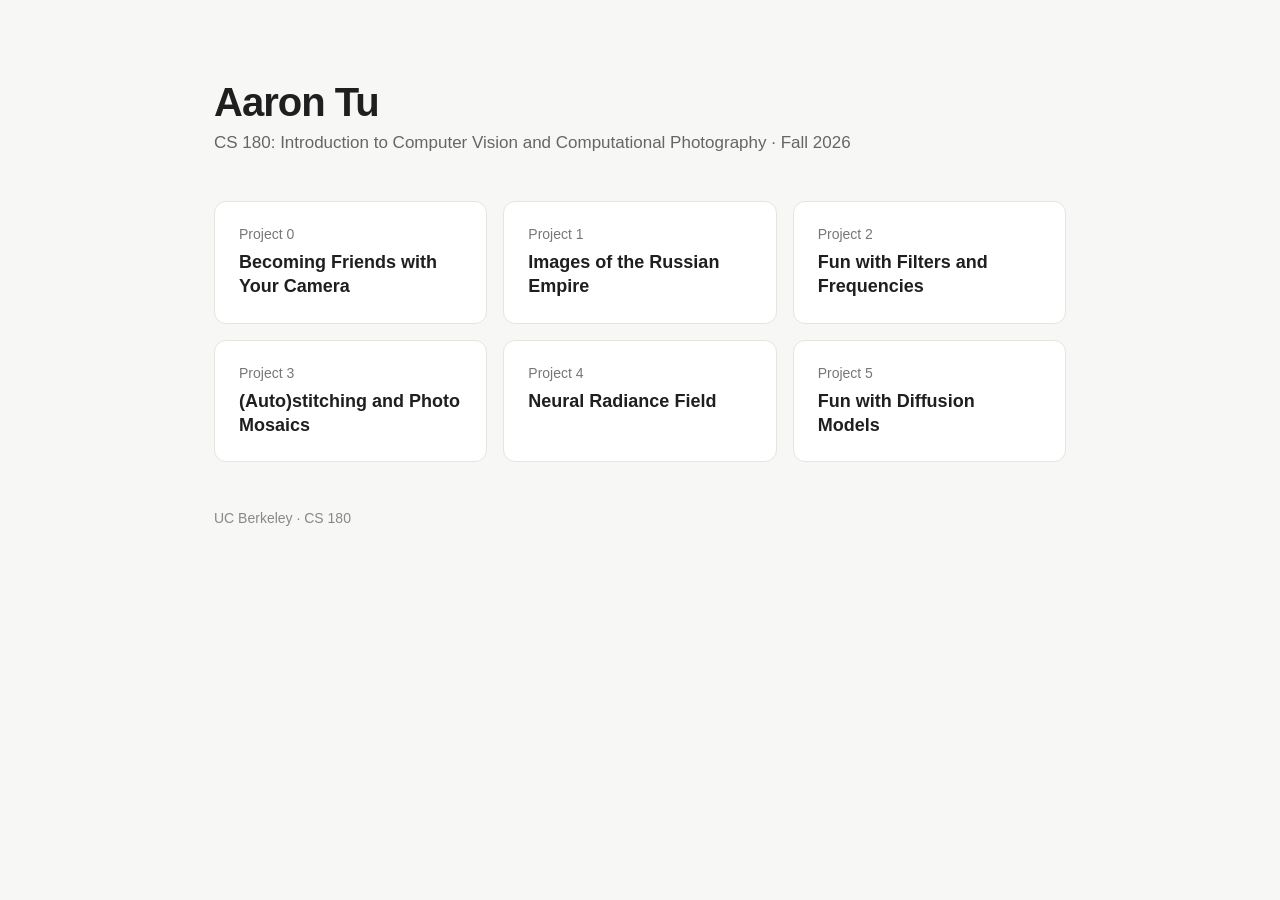
<file: index.html>
<!DOCTYPE html>
<html lang="en">
<head>
  <meta charset="UTF-8">
  <meta name="viewport" content="width=device-width, initial-scale=1.0">
  <title>Aaron Tu | CS 180</title>

  <style>
    * {
      box-sizing: border-box;
    }

    body {
      margin: 0;
      font-family: -apple-system, BlinkMacSystemFont, "Segoe UI", Roboto, Helvetica, Arial, sans-serif;
      background: #f7f7f5;
      color: #1f1f1f;
    }

    .page {
      max-width: 900px;
      margin: 0 auto;
      padding: 80px 24px;
    }

    header {
      margin-bottom: 48px;
    }

    h1 {
      margin: 0 0 8px;
      font-size: 40px;
      font-weight: 700;
      letter-spacing: -1px;
    }

    .subtitle {
      margin: 0;
      color: #666;
      font-size: 17px;
    }

    .projects {
      display: grid;
      grid-template-columns: repeat(auto-fit, minmax(260px, 1fr));
      gap: 16px;
    }

    .project {
      display: block;
      padding: 24px;
      background: white;
      border: 1px solid #e4e4e0;
      border-radius: 12px;
      text-decoration: none;
      color: inherit;
      transition: transform 0.15s ease, box-shadow 0.15s ease;
    }

    .project:hover {
      transform: translateY(-2px);
      box-shadow: 0 6px 18px rgba(0, 0, 0, 0.07);
    }

    .number {
      color: #777;
      font-size: 14px;
      margin-bottom: 8px;
    }

    .title {
      font-size: 18px;
      font-weight: 600;
      line-height: 1.35;
    }

    footer {
      margin-top: 48px;
      color: #888;
      font-size: 14px;
    }
  </style>
</head>

<body>
  <main class="page">
    <header>
      <h1>Aaron Tu</h1>
      <p class="subtitle">CS 180: Introduction to Computer Vision and Computational Photography · Fall 2026</p>
    </header>

    <section class="projects">
      <a class="project" href="proj0/">
        <div class="number">Project 0</div>
        <div class="title">Becoming Friends with Your Camera</div>
      </a>

      <a class="project" href="proj1/">
        <div class="number">Project 1</div>
        <div class="title">Images of the Russian Empire</div>
      </a>

      <a class="project" href="proj2/">
        <div class="number">Project 2</div>
        <div class="title">Fun with Filters and Frequencies</div>
      </a>

      <a class="project" href="proj3/">
        <div class="number">Project 3</div>
        <div class="title">(Auto)stitching and Photo Mosaics</div>
      </a>

      <a class="project" href="proj4/">
        <div class="number">Project 4</div>
        <div class="title">Neural Radiance Field</div>
      </a>

      <a class="project" href="proj5/">
        <div class="number">Project 5</div>
        <div class="title">Fun with Diffusion Models</div>
      </a>
    </section>

    <footer>
      UC Berkeley · CS 180
    </footer>
  </main>
</body>
</html>
</file>
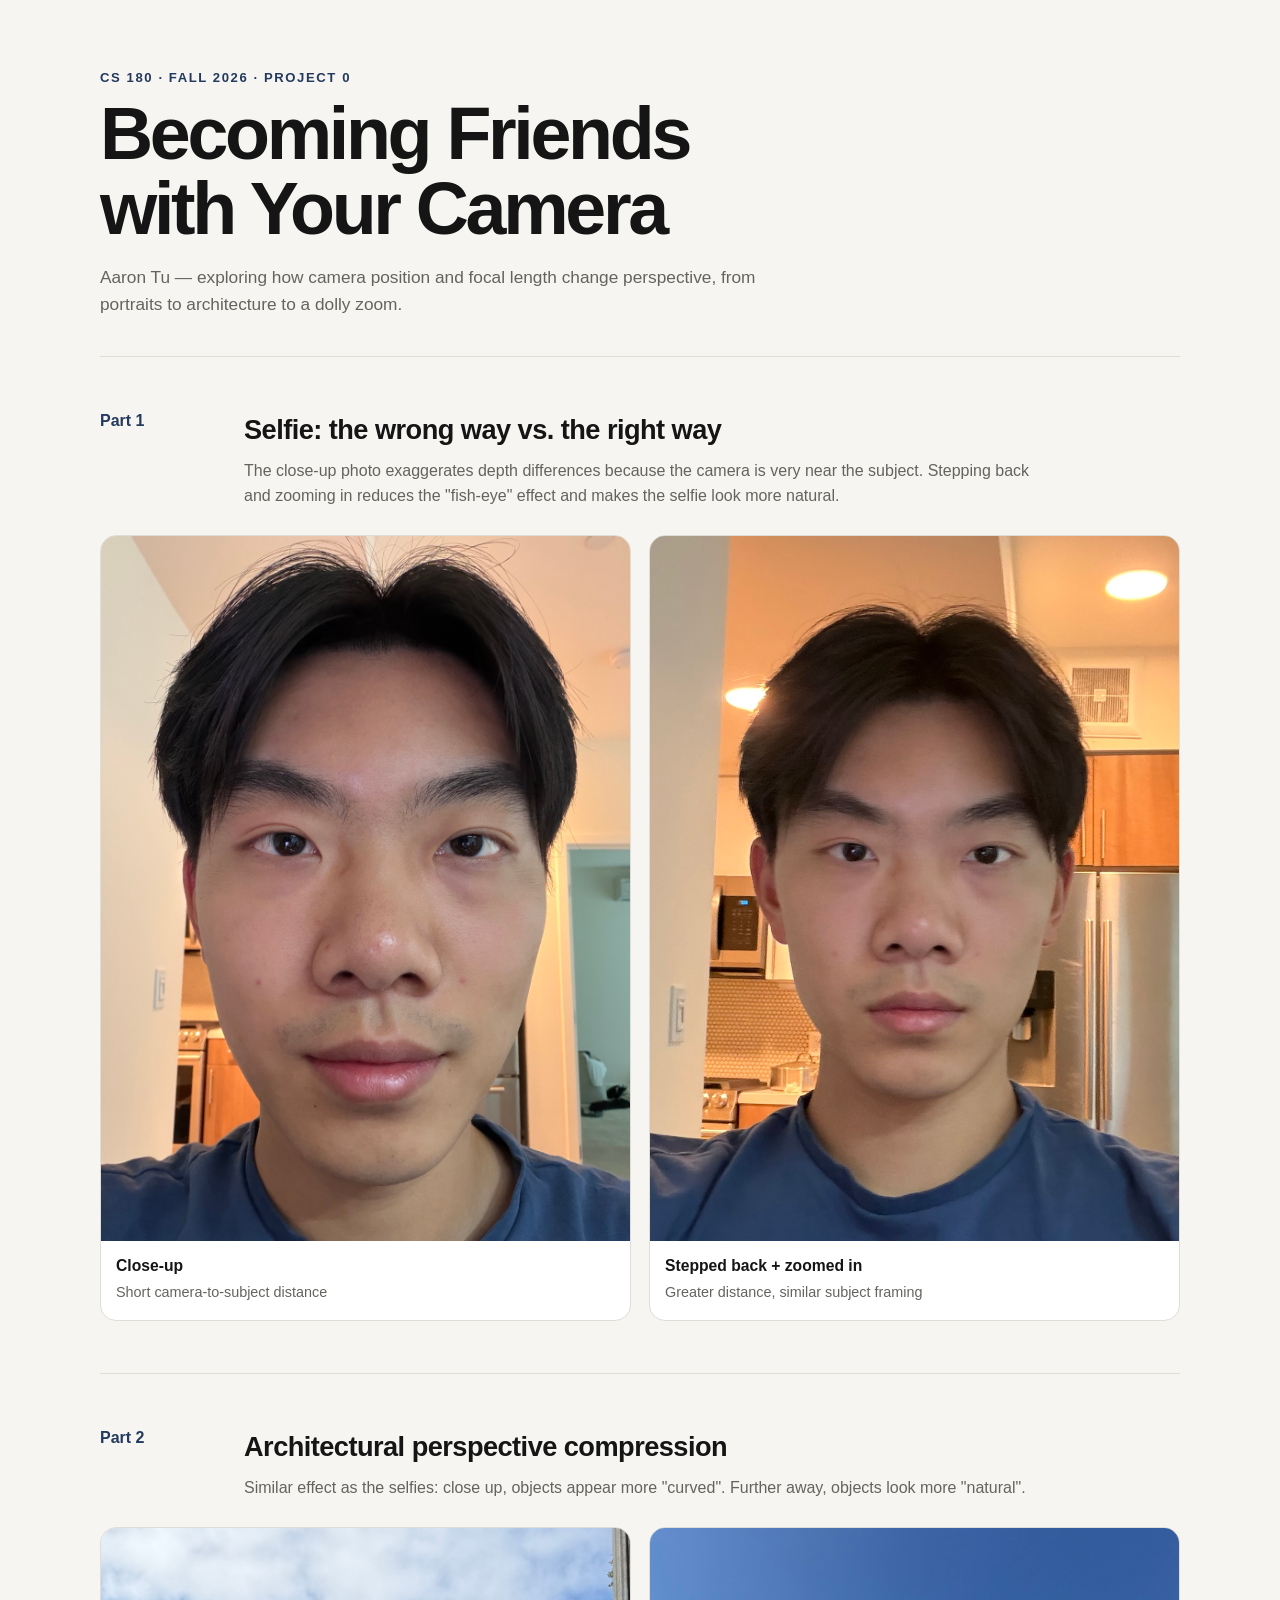
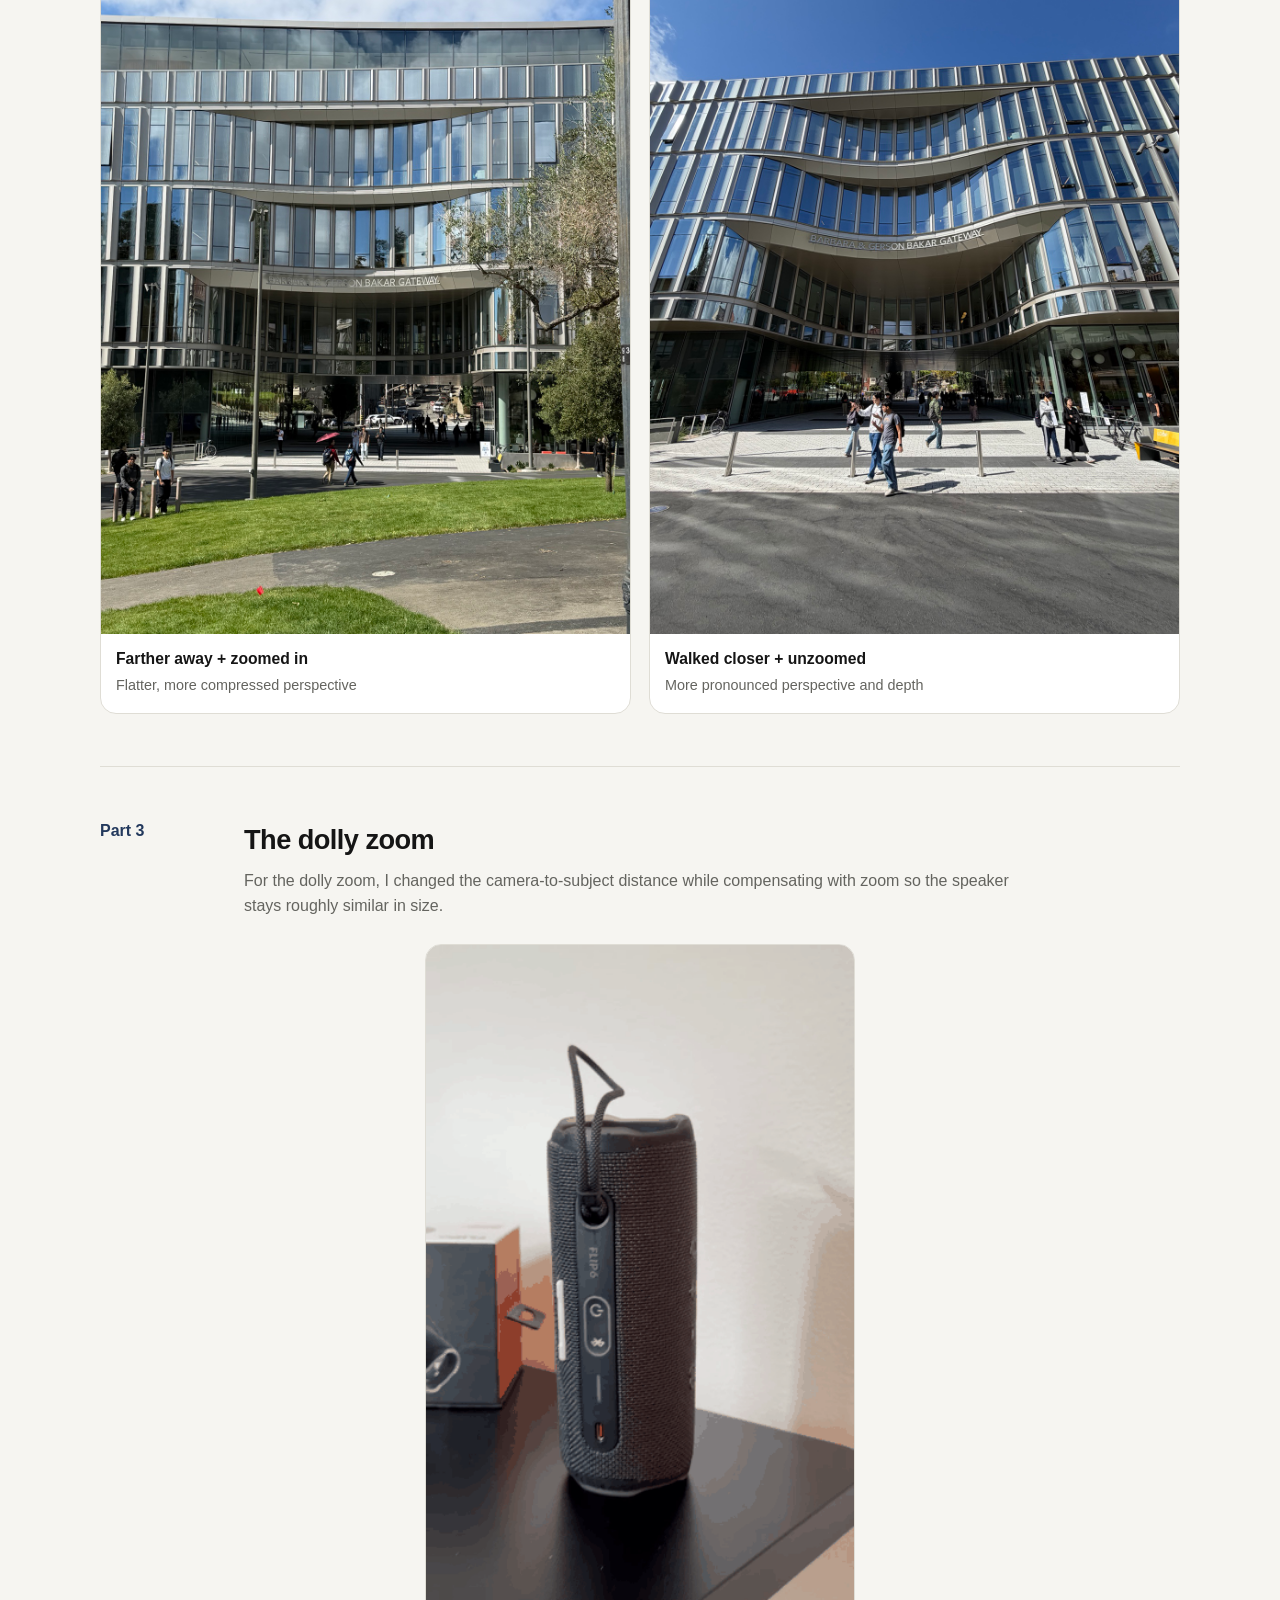
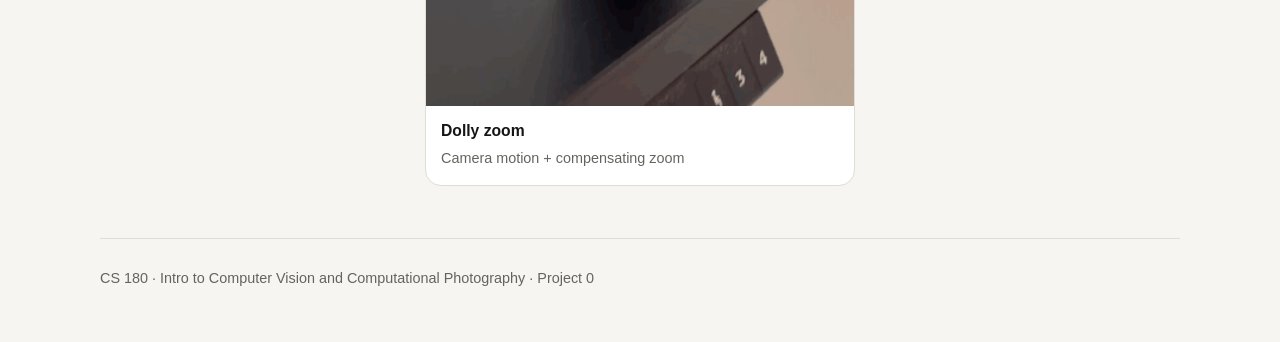
<file: proj0/index.html>
<!doctype html>
<html lang="en">
<head>
  <meta charset="utf-8" />
  <meta name="viewport" content="width=device-width, initial-scale=1" />
  <title>CS 180 Project 0 — Aaron Tu</title>
  <style>
    :root {
      --bg: #f6f5f1;
      --paper: #ffffff;
      --ink: #151515;
      --muted: #64645f;
      --line: #dfddd5;
      --accent: #23395d;
    }
    * { box-sizing: border-box; }
    html { scroll-behavior: smooth; }
    body {
      margin: 0;
      background: var(--bg);
      color: var(--ink);
      font-family: -apple-system, BlinkMacSystemFont, "Segoe UI", Helvetica, Arial, sans-serif;
      line-height: 1.55;
    }
    main { width: min(1080px, calc(100% - 40px)); margin: 0 auto; }
    header { padding: 68px 0 38px; border-bottom: 1px solid var(--line); }
    .eyebrow {
      margin: 0 0 8px;
      color: var(--accent);
      font-size: 0.82rem;
      font-weight: 700;
      letter-spacing: 0.12em;
      text-transform: uppercase;
    }
    h1 { margin: 0; font-size: clamp(2.25rem, 6vw, 4.6rem); line-height: 1.02; letter-spacing: -0.045em; }
    .subtitle { margin: 18px 0 0; max-width: 720px; color: var(--muted); font-size: 1.08rem; }
    section { padding: 52px 0; border-bottom: 1px solid var(--line); }
    .section-head { display: grid; grid-template-columns: 120px 1fr; gap: 24px; margin-bottom: 26px; }
    .part { color: var(--accent); font-weight: 700; }
    h2 { margin: 0 0 8px; font-size: 1.7rem; letter-spacing: -0.02em; }
    .explain { margin: 0; color: var(--muted); max-width: 790px; }
    .pair { display: grid; grid-template-columns: repeat(2, minmax(0, 1fr)); gap: 18px; align-items: start; }
    figure { margin: 0; background: var(--paper); border: 1px solid var(--line); border-radius: 16px; overflow: hidden; }
    figure img { display: block; width: 100%; height: auto; background: #ecebe7; }
    .portrait img { aspect-ratio: 3 / 4; object-fit: cover; }
    .architecture img { aspect-ratio: 3 / 4; object-fit: cover; }
    figcaption { padding: 13px 15px 15px; }
    figcaption strong { display: block; font-size: 0.98rem; margin-bottom: 2px; }
    figcaption span { color: var(--muted); font-size: 0.9rem; }
    .gif-wrap { display: flex; justify-content: center; }
    .gif-card { width: min(430px, 100%); }
    .gif-card img { width: 100%; }
    footer { padding: 28px 0 52px; color: var(--muted); font-size: 0.9rem; }

    @media (max-width: 720px) {
      main { width: min(100% - 24px, 1080px); }
      header { padding-top: 42px; }
      section { padding: 38px 0; }
      .section-head { grid-template-columns: 1fr; gap: 4px; }
      .pair { grid-template-columns: 1fr; }
    }

    @media print {
      :root { --bg: #fff; }
      body { background: #fff; }
      main { width: 100%; max-width: none; }
      header { padding-top: 16px; }
      section { break-inside: avoid; padding: 28px 0; }
      figure { break-inside: avoid; }
      .portrait img, .architecture img { max-height: 420px; object-fit: contain; }
      .gif-card { width: 300px; }
    }
  </style>
</head>
<body>
<main>
  <header>
    <p class="eyebrow">CS 180 · Fall 2026 · Project 0</p>
    <h1>Becoming Friends<br>with Your Camera</h1>
    <p class="subtitle">Aaron Tu — exploring how camera position and focal length change perspective, from portraits to architecture to a dolly zoom.</p>
  </header>

  <section>
    <div class="section-head">
      <div class="part">Part 1</div>
      <div>
        <h2>Selfie: the wrong way vs. the right way</h2>
        <p class="explain">The close-up photo exaggerates depth differences because the camera is very near the subject. Stepping back and zooming in reduces the "fish-eye" effect and makes the selfie look more natural.</p>
      </div>
    </div>
    <div class="pair portrait">
      <figure>
        <img src="assets/selfie_close.jpeg" alt="Close-up portrait" />
        <figcaption><strong>Close-up</strong><span>Short camera-to-subject distance</span></figcaption>
      </figure>
      <figure>
        <img src="assets/selfie_far_zoom.jpeg" alt="Portrait taken farther away with zoom" />
        <figcaption><strong>Stepped back + zoomed in</strong><span>Greater distance, similar subject framing</span></figcaption>
      </figure>
    </div>
  </section>

  <section>
    <div class="section-head">
      <div class="part">Part 2</div>
      <div>
        <h2>Architectural perspective compression</h2>
        <p class="explain">Similar effect as the selfies: close up, objects appear more "curved". Further away, objects look more "natural".</p>
      </div>
    </div>
    <div class="pair architecture">
      <figure>
        <img src="assets/building_far_zoom.jpeg" alt="Building photographed from farther away with zoom" />
        <figcaption><strong>Farther away + zoomed in</strong><span>Flatter, more compressed perspective</span></figcaption>
      </figure>
      <figure>
        <img src="assets/building_close_wide.jpeg" alt="Building photographed from close up without zoom" />
        <figcaption><strong>Walked closer + unzoomed</strong><span>More pronounced perspective and depth</span></figcaption>
      </figure>
    </div>
  </section>

  <section>
    <div class="section-head">
      <div class="part">Part 3</div>
      <div>
        <h2>The dolly zoom</h2>
        <p class="explain">For the dolly zoom, I changed the camera-to-subject distance while compensating with zoom so the speaker stays roughly similar in size.</p>
      </div>
    </div>
    <div class="gif-wrap">
      <figure class="gif-card">
        <img src="assets/dolly_zoom.gif" alt="Animated dolly zoom of a speaker" />
        <figcaption><strong>Dolly zoom</strong><span>Camera motion + compensating zoom</span></figcaption>
      </figure>
    </div>
  </section>

  <footer>CS 180 · Intro to Computer Vision and Computational Photography · Project 0</footer>
</main>
</body>
</html>
</file>
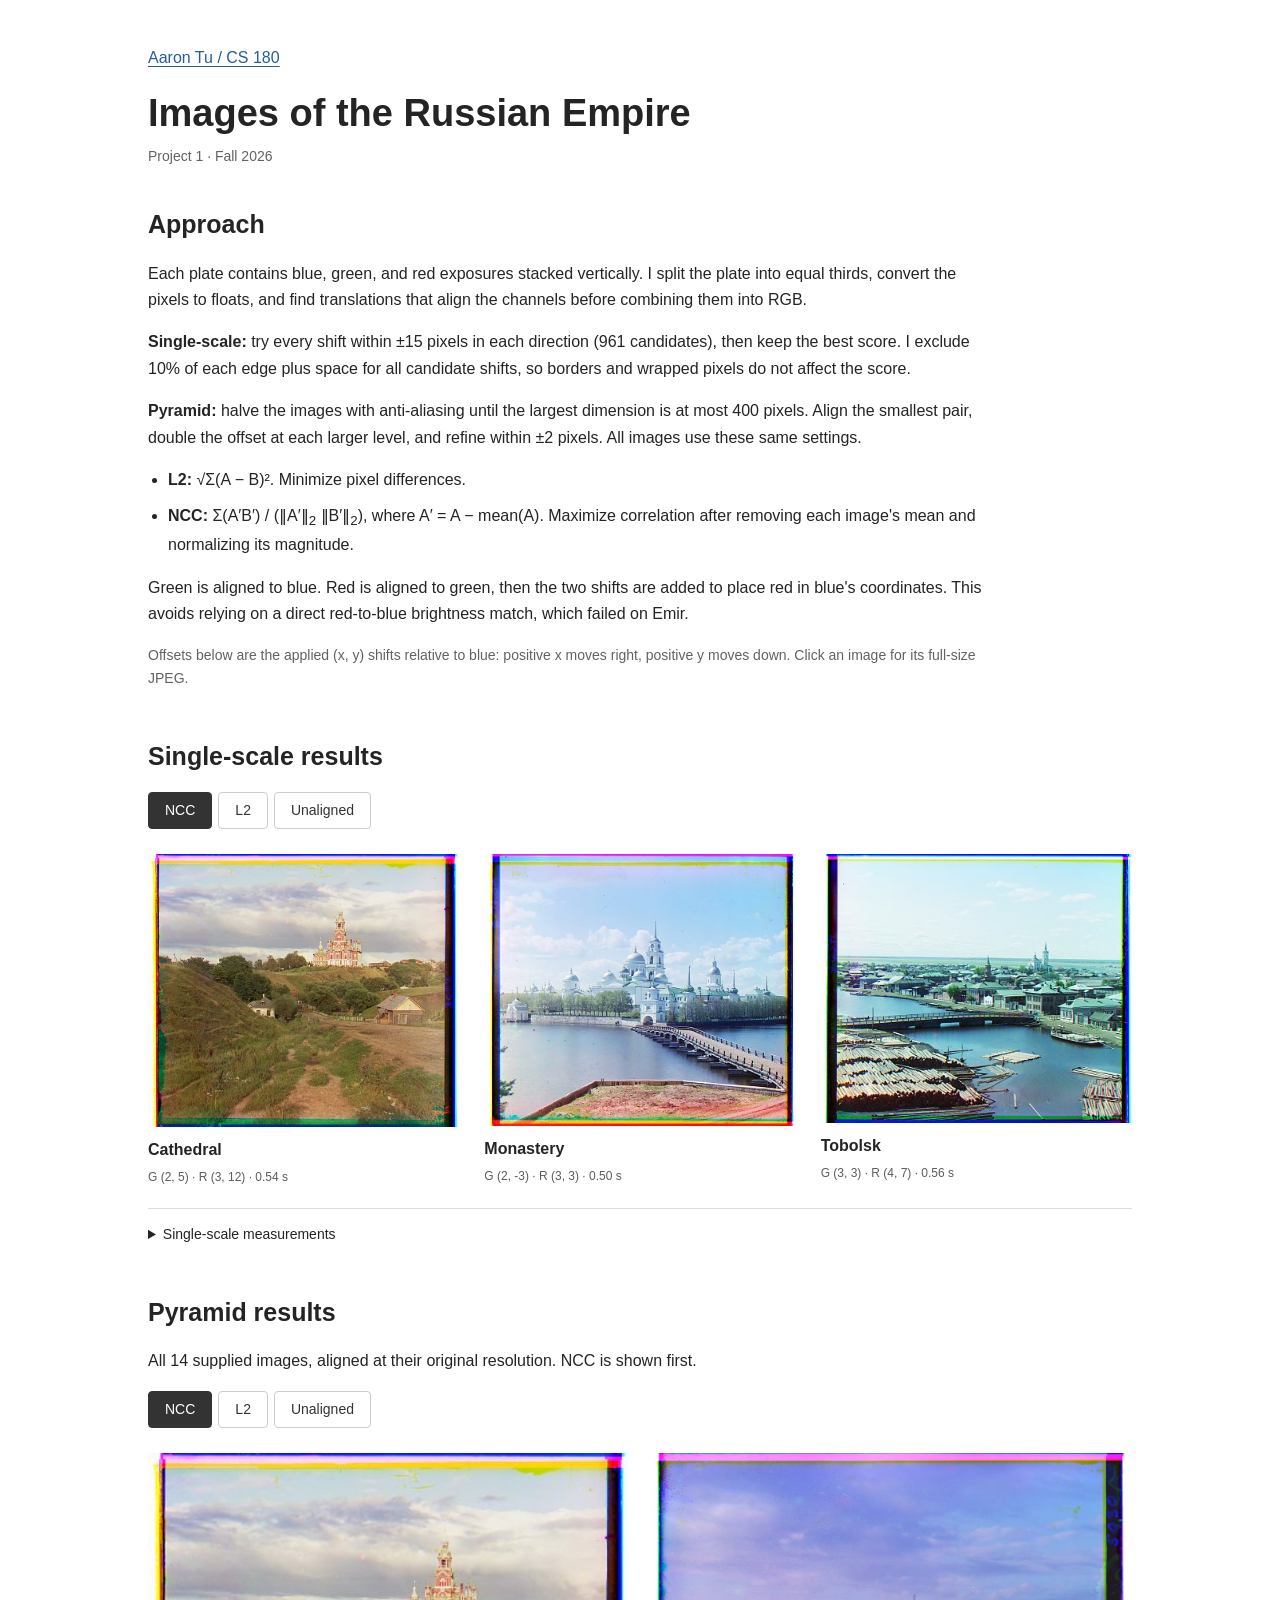
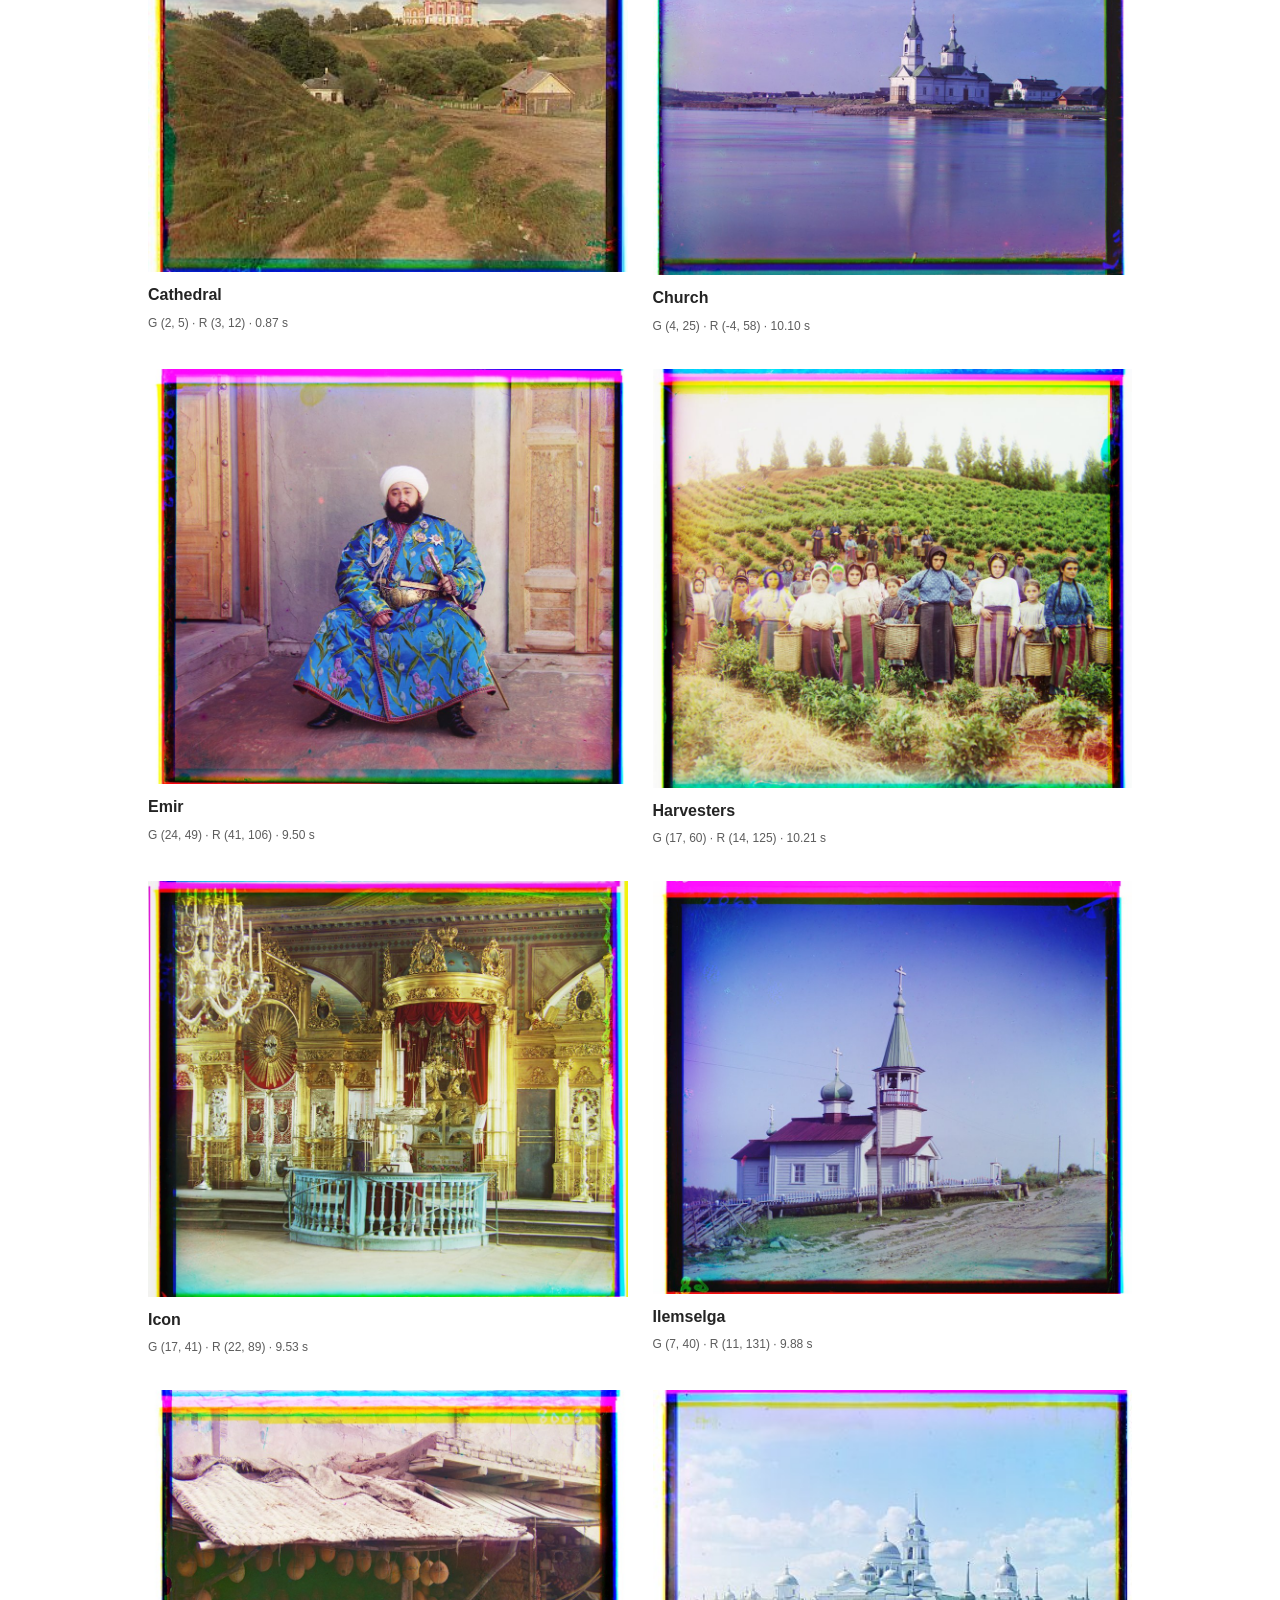
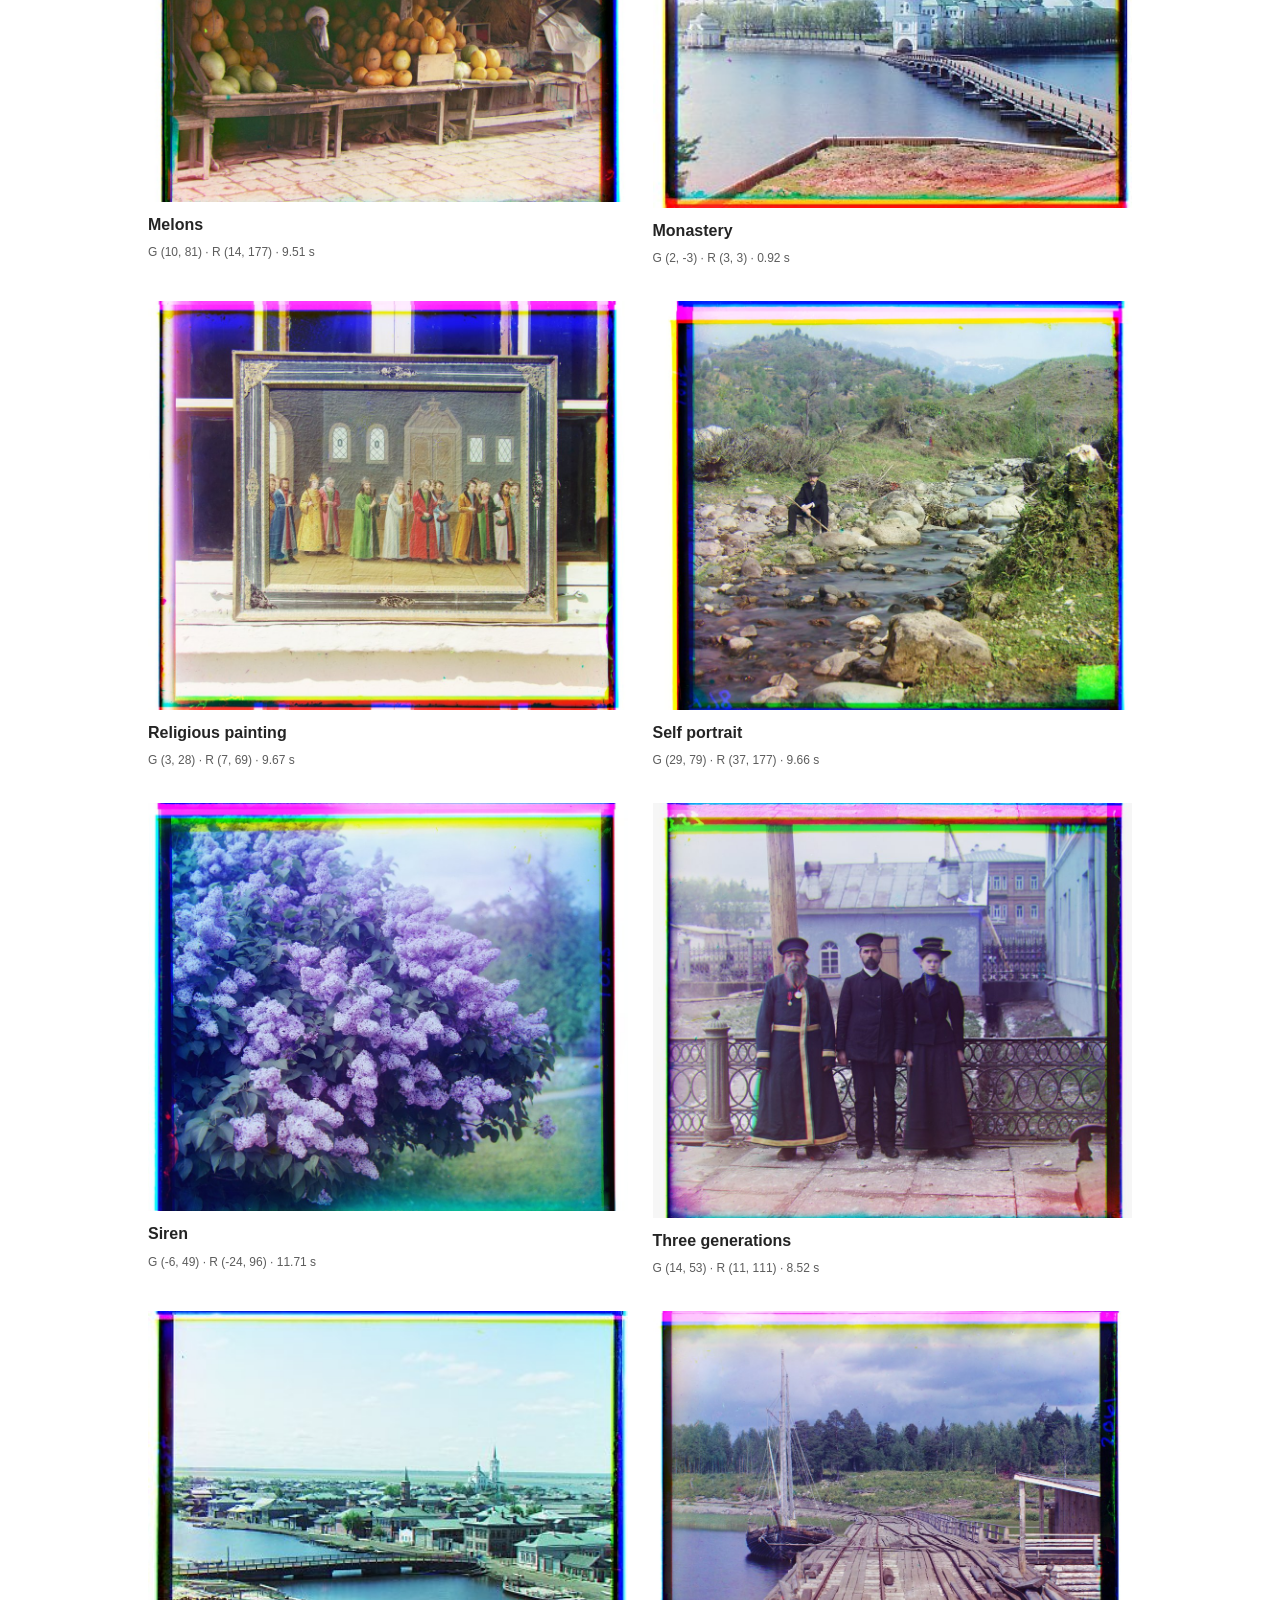
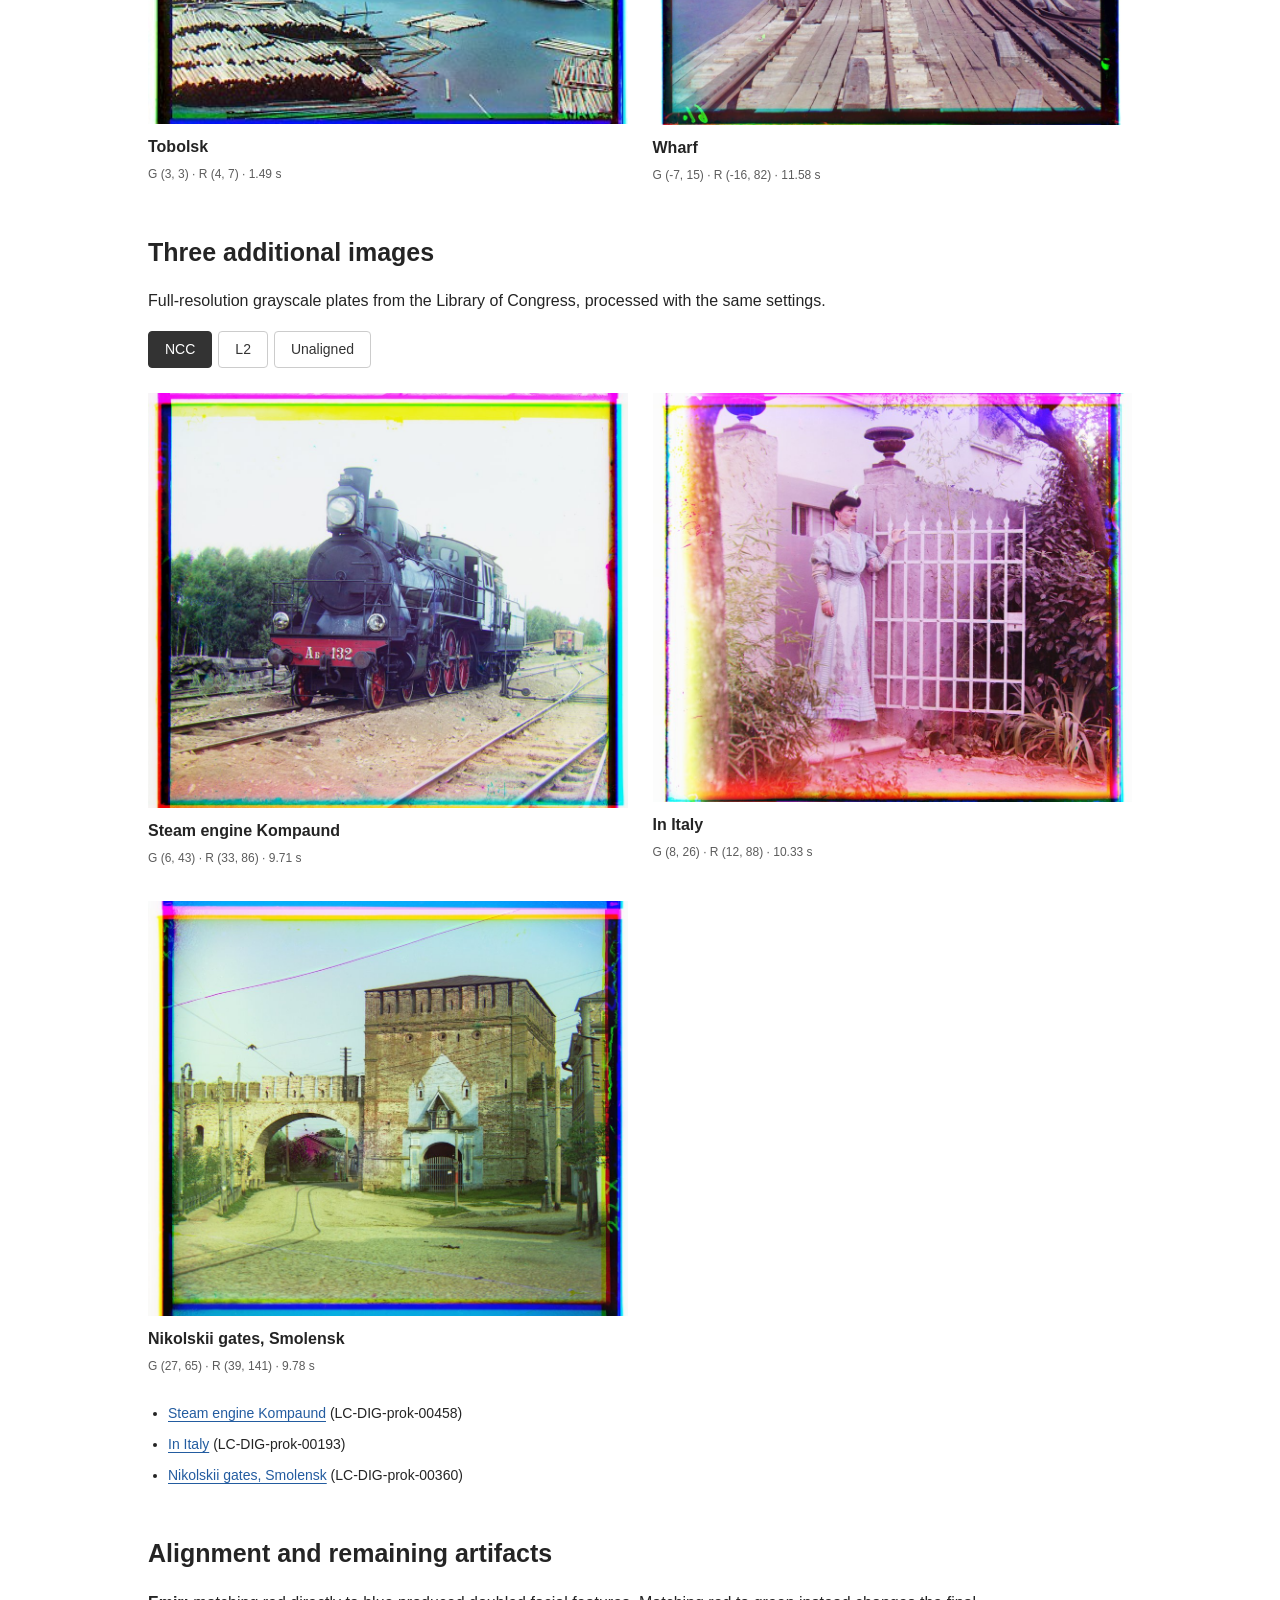
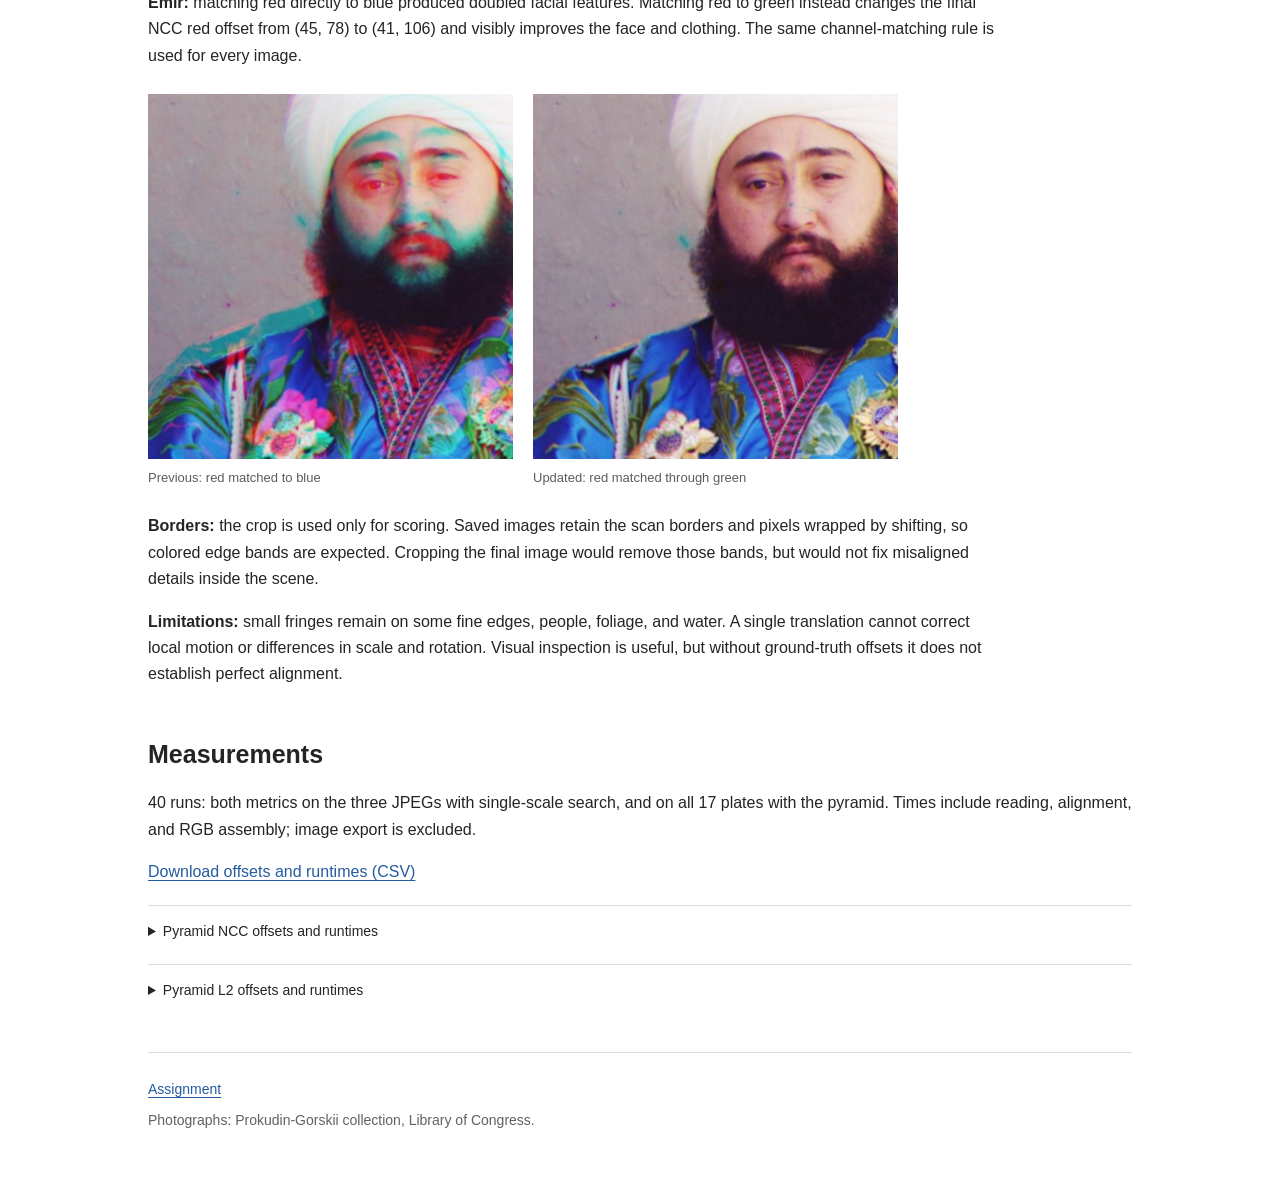
<file: proj1/index.html>
<!DOCTYPE html>
<html lang="en">
<head>
  <meta charset="UTF-8">
  <meta name="viewport" content="width=device-width, initial-scale=1.0">
  <title>Project 1: Images of the Russian Empire | Aaron Tu</title>
  <link rel="stylesheet" href="style.css">
  <script src="gallery.js" defer></script>
</head>
<body>
  <a class="skip-link" href="#main">Skip to content</a>
  <main id="main">
    <header>
      <a href="../">Aaron Tu / CS 180</a>
      <h1>Images of the Russian Empire</h1>
      <p>Project 1 &middot; Fall 2026</p>
    </header>

    <section id="method">
      <h2>Approach</h2>
      <p>Each plate contains blue, green, and red exposures stacked vertically. I split the plate into equal thirds, convert the pixels to floats, and find translations that align the channels before combining them into RGB.</p>
      <p><strong>Single-scale:</strong> try every shift within &plusmn;15 pixels in each direction (961 candidates), then keep the best score. I exclude 10% of each edge plus space for all candidate shifts, so borders and wrapped pixels do not affect the score.</p>
      <p><strong>Pyramid:</strong> halve the images with anti-aliasing until the largest dimension is at most 400 pixels. Align the smallest pair, double the offset at each larger level, and refine within &plusmn;2 pixels. All images use these same settings.</p>
      <ul class="metrics">
        <li><strong>L2:</strong> &radic;&Sigma;(A &minus; B)&sup2;. Minimize pixel differences.</li>
        <li><strong>NCC:</strong> &Sigma;(A&prime;B&prime;) / (&#x2016;A&prime;&#x2016;<sub>2</sub> &#x2016;B&prime;&#x2016;<sub>2</sub>), where A&prime; = A &minus; mean(A). Maximize correlation after removing each image's mean and normalizing its magnitude.</li>
      </ul>
      <p>Green is aligned to blue. Red is aligned to green, then the two shifts are added to place red in blue's coordinates. This avoids relying on a direct red-to-blue brightness match, which failed on Emir.</p>
      <p class="small">Offsets below are the applied (x, y) shifts relative to blue: positive x moves right, positive y moves down. Click an image for its full-size JPEG.</p>
    </section>

    <section id="single" class="gallery-section">
      <h2>Single-scale results</h2>
      <div class="view-controls" role="group" aria-label="Image comparison for single-scale results">
          <button type="button" data-view="ncc" aria-pressed="true">NCC</button>
          <button type="button" data-view="l2" aria-pressed="false">L2</button>
          <button type="button" data-view="unaligned" aria-pressed="false">Unaligned</button>
        </div>
      <div class="gallery small-gallery"><article class="result-card" data-filename="cathedral.jpg" data-method="single">
          <a class="result-link" href="outputs/cathedral_single_ncc.jpg" aria-label="Open full-resolution Cathedral">
            <img class="result-image" src="assets/cathedral_single_ncc.jpg" alt="Cathedral, aligned with single NCC"
                 width="390" height="341" loading="lazy" decoding="async">
          </a>
          <div class="card-body"><h3>Cathedral</h3>
            <p class="result-offsets">G (2, 5) · R (3, 12) · 0.54 s</p>
          </div></article><article class="result-card" data-filename="monastery.jpg" data-method="single">
          <a class="result-link" href="outputs/monastery_single_ncc.jpg" aria-label="Open full-resolution Monastery">
            <img class="result-image" src="assets/monastery_single_ncc.jpg" alt="Monastery, aligned with single NCC"
                 width="391" height="341" loading="lazy" decoding="async">
          </a>
          <div class="card-body"><h3>Monastery</h3>
            <p class="result-offsets">G (2, -3) · R (3, 3) · 0.50 s</p>
          </div></article><article class="result-card" data-filename="tobolsk.jpg" data-method="single">
          <a class="result-link" href="outputs/tobolsk_single_ncc.jpg" aria-label="Open full-resolution Tobolsk">
            <img class="result-image" src="assets/tobolsk_single_ncc.jpg" alt="Tobolsk, aligned with single NCC"
                 width="396" height="341" loading="lazy" decoding="async">
          </a>
          <div class="card-body"><h3>Tobolsk</h3>
            <p class="result-offsets">G (3, 3) · R (4, 7) · 0.56 s</p>
          </div></article></div>
      <details><summary>Single-scale measurements</summary><div class="table-scroll" tabindex="0" role="region" aria-label="single NCC measurements">
          <table><caption>Single · NCC · applied offsets in (x, y) pixels</caption>
          <thead><tr><th scope="col">Image</th><th scope="col">Output dimensions</th>
          <th scope="col">Green → blue</th><th scope="col">Red → blue</th><th scope="col">Seconds</th></tr></thead>
          <tbody><tr><th scope="row"><a href="outputs/cathedral_single_ncc.jpg">Cathedral</a></th>
            <td>390 × 341</td><td>(2, 5)</td>
            <td>(3, 12)</td><td>0.54</td></tr><tr><th scope="row"><a href="outputs/monastery_single_ncc.jpg">Monastery</a></th>
            <td>391 × 341</td><td>(2, -3)</td>
            <td>(3, 3)</td><td>0.50</td></tr><tr><th scope="row"><a href="outputs/tobolsk_single_ncc.jpg">Tobolsk</a></th>
            <td>396 × 341</td><td>(3, 3)</td>
            <td>(4, 7)</td><td>0.56</td></tr></tbody></table></div><div class="table-scroll" tabindex="0" role="region" aria-label="single L2 measurements">
          <table><caption>Single · L2 · applied offsets in (x, y) pixels</caption>
          <thead><tr><th scope="col">Image</th><th scope="col">Output dimensions</th>
          <th scope="col">Green → blue</th><th scope="col">Red → blue</th><th scope="col">Seconds</th></tr></thead>
          <tbody><tr><th scope="row"><a href="outputs/cathedral_single_l2.jpg">Cathedral</a></th>
            <td>390 × 341</td><td>(2, 5)</td>
            <td>(3, 12)</td><td>0.21</td></tr><tr><th scope="row"><a href="outputs/monastery_single_l2.jpg">Monastery</a></th>
            <td>391 × 341</td><td>(2, -3)</td>
            <td>(3, 3)</td><td>0.20</td></tr><tr><th scope="row"><a href="outputs/tobolsk_single_l2.jpg">Tobolsk</a></th>
            <td>396 × 341</td><td>(3, 3)</td>
            <td>(4, 7)</td><td>0.18</td></tr></tbody></table></div></details>
    </section>

    <section id="results" class="gallery-section">
      <h2>Pyramid results</h2>
      <p>All 14 supplied images, aligned at their original resolution. NCC is shown first.</p>
      <div class="view-controls" role="group" aria-label="Image comparison for provided plates">
          <button type="button" data-view="ncc" aria-pressed="true">NCC</button>
          <button type="button" data-view="l2" aria-pressed="false">L2</button>
          <button type="button" data-view="unaligned" aria-pressed="false">Unaligned</button>
        </div>
      <div class="gallery"><article class="result-card" data-filename="cathedral.jpg" data-method="pyramid">
          <a class="result-link" href="outputs/cathedral_pyramid_ncc.jpg" aria-label="Open full-resolution Cathedral">
            <img class="result-image" src="assets/cathedral_pyramid_ncc.jpg" alt="Cathedral, aligned with pyramid NCC"
                 width="390" height="341" loading="lazy" decoding="async">
          </a>
          <div class="card-body"><h3>Cathedral</h3>
            <p class="result-offsets">G (2, 5) · R (3, 12) · 0.87 s</p>
          </div></article><article class="result-card" data-filename="church.tif" data-method="pyramid">
          <a class="result-link" href="outputs/church_pyramid_ncc.jpg" aria-label="Open full-resolution Church">
            <img class="result-image" src="assets/church_pyramid_ncc.jpg" alt="Church, aligned with pyramid NCC"
                 width="3634" height="3202" loading="lazy" decoding="async">
          </a>
          <div class="card-body"><h3>Church</h3>
            <p class="result-offsets">G (4, 25) · R (-4, 58) · 10.10 s</p>
          </div></article><article class="result-card" data-filename="emir.tif" data-method="pyramid">
          <a class="result-link" href="outputs/emir_pyramid_ncc.jpg" aria-label="Open full-resolution Emir">
            <img class="result-image" src="assets/emir_pyramid_ncc.jpg" alt="Emir, aligned with pyramid NCC"
                 width="3702" height="3209" loading="lazy" decoding="async">
          </a>
          <div class="card-body"><h3>Emir</h3>
            <p class="result-offsets">G (24, 49) · R (41, 106) · 9.50 s</p>
          </div></article><article class="result-card" data-filename="harvesters.tif" data-method="pyramid">
          <a class="result-link" href="outputs/harvesters_pyramid_ncc.jpg" aria-label="Open full-resolution Harvesters">
            <img class="result-image" src="assets/harvesters_pyramid_ncc.jpg" alt="Harvesters, aligned with pyramid NCC"
                 width="3683" height="3218" loading="lazy" decoding="async">
          </a>
          <div class="card-body"><h3>Harvesters</h3>
            <p class="result-offsets">G (17, 60) · R (14, 125) · 10.21 s</p>
          </div></article><article class="result-card" data-filename="icon.tif" data-method="pyramid">
          <a class="result-link" href="outputs/icon_pyramid_ncc.jpg" aria-label="Open full-resolution Icon">
            <img class="result-image" src="assets/icon_pyramid_ncc.jpg" alt="Icon, aligned with pyramid NCC"
                 width="3741" height="3244" loading="lazy" decoding="async">
          </a>
          <div class="card-body"><h3>Icon</h3>
            <p class="result-offsets">G (17, 41) · R (22, 89) · 9.53 s</p>
          </div></article><article class="result-card" data-filename="ilemselga.tif" data-method="pyramid">
          <a class="result-link" href="outputs/ilemselga_pyramid_ncc.jpg" aria-label="Open full-resolution Ilemselga">
            <img class="result-image" src="assets/ilemselga_pyramid_ncc.jpg" alt="Ilemselga, aligned with pyramid NCC"
                 width="3800" height="3270" loading="lazy" decoding="async">
          </a>
          <div class="card-body"><h3>Ilemselga</h3>
            <p class="result-offsets">G (7, 40) · R (11, 131) · 9.88 s</p>
          </div></article><article class="result-card" data-filename="melons.tif" data-method="pyramid">
          <a class="result-link" href="outputs/melons_pyramid_ncc.jpg" aria-label="Open full-resolution Melons">
            <img class="result-image" src="assets/melons_pyramid_ncc.jpg" alt="Melons, aligned with pyramid NCC"
                 width="3770" height="3241" loading="lazy" decoding="async">
          </a>
          <div class="card-body"><h3>Melons</h3>
            <p class="result-offsets">G (10, 81) · R (14, 177) · 9.51 s</p>
          </div></article><article class="result-card" data-filename="monastery.jpg" data-method="pyramid">
          <a class="result-link" href="outputs/monastery_pyramid_ncc.jpg" aria-label="Open full-resolution Monastery">
            <img class="result-image" src="assets/monastery_pyramid_ncc.jpg" alt="Monastery, aligned with pyramid NCC"
                 width="391" height="341" loading="lazy" decoding="async">
          </a>
          <div class="card-body"><h3>Monastery</h3>
            <p class="result-offsets">G (2, -3) · R (3, 3) · 0.92 s</p>
          </div></article><article class="result-card" data-filename="religous_painting.tif" data-method="pyramid">
          <a class="result-link" href="outputs/religous_painting_pyramid_ncc.jpg" aria-label="Open full-resolution Religious painting">
            <img class="result-image" src="assets/religous_painting_pyramid_ncc.jpg" alt="Religious painting, aligned with pyramid NCC"
                 width="3742" height="3193" loading="lazy" decoding="async">
          </a>
          <div class="card-body"><h3>Religious painting</h3>
            <p class="result-offsets">G (3, 28) · R (7, 69) · 9.67 s</p>
          </div></article><article class="result-card" data-filename="self_portrait.tif" data-method="pyramid">
          <a class="result-link" href="outputs/self_portrait_pyramid_ncc.jpg" aria-label="Open full-resolution Self portrait">
            <img class="result-image" src="assets/self_portrait_pyramid_ncc.jpg" alt="Self portrait, aligned with pyramid NCC"
                 width="3810" height="3251" loading="lazy" decoding="async">
          </a>
          <div class="card-body"><h3>Self portrait</h3>
            <p class="result-offsets">G (29, 79) · R (37, 177) · 9.66 s</p>
          </div></article><article class="result-card" data-filename="siren.tif" data-method="pyramid">
          <a class="result-link" href="outputs/siren_pyramid_ncc.jpg" aria-label="Open full-resolution Siren">
            <img class="result-image" src="assets/siren_pyramid_ncc.jpg" alt="Siren, aligned with pyramid NCC"
                 width="3817" height="3250" loading="lazy" decoding="async">
          </a>
          <div class="card-body"><h3>Siren</h3>
            <p class="result-offsets">G (-6, 49) · R (-24, 96) · 11.71 s</p>
          </div></article><article class="result-card" data-filename="three_generations.tif" data-method="pyramid">
          <a class="result-link" href="outputs/three_generations_pyramid_ncc.jpg" aria-label="Open full-resolution Three generations">
            <img class="result-image" src="assets/three_generations_pyramid_ncc.jpg" alt="Three generations, aligned with pyramid NCC"
                 width="3714" height="3209" loading="lazy" decoding="async">
          </a>
          <div class="card-body"><h3>Three generations</h3>
            <p class="result-offsets">G (14, 53) · R (11, 111) · 8.52 s</p>
          </div></article><article class="result-card" data-filename="tobolsk.jpg" data-method="pyramid">
          <a class="result-link" href="outputs/tobolsk_pyramid_ncc.jpg" aria-label="Open full-resolution Tobolsk">
            <img class="result-image" src="assets/tobolsk_pyramid_ncc.jpg" alt="Tobolsk, aligned with pyramid NCC"
                 width="396" height="341" loading="lazy" decoding="async">
          </a>
          <div class="card-body"><h3>Tobolsk</h3>
            <p class="result-offsets">G (3, 3) · R (4, 7) · 1.49 s</p>
          </div></article><article class="result-card" data-filename="wharf.tif" data-method="pyramid">
          <a class="result-link" href="outputs/wharf_pyramid_ncc.jpg" aria-label="Open full-resolution Wharf">
            <img class="result-image" src="assets/wharf_pyramid_ncc.jpg" alt="Wharf, aligned with pyramid NCC"
                 width="3761" height="3244" loading="lazy" decoding="async">
          </a>
          <div class="card-body"><h3>Wharf</h3>
            <p class="result-offsets">G (-7, 15) · R (-16, 82) · 11.58 s</p>
          </div></article></div>
    </section>

    <section id="additional" class="gallery-section">
      <h2>Three additional images</h2>
      <p>Full-resolution grayscale plates from the Library of Congress, processed with the same settings.</p>
      <div class="view-controls" role="group" aria-label="Image comparison for additional plates">
          <button type="button" data-view="ncc" aria-pressed="true">NCC</button>
          <button type="button" data-view="l2" aria-pressed="false">L2</button>
          <button type="button" data-view="unaligned" aria-pressed="false">Unaligned</button>
        </div>
      <div class="gallery"><article class="result-card" data-filename="loc_locomotive.tif" data-method="pyramid">
          <a class="result-link" href="outputs/loc_locomotive_pyramid_ncc.jpg" aria-label="Open full-resolution Steam engine Kompaund">
            <img class="result-image" src="assets/loc_locomotive_pyramid_ncc.jpg" alt="Steam engine Kompaund, aligned with pyramid NCC"
                 width="3741" height="3238" loading="lazy" decoding="async">
          </a>
          <div class="card-body"><h3>Steam engine Kompaund</h3>
            <p class="result-offsets">G (6, 43) · R (33, 86) · 9.71 s</p>
          </div></article><article class="result-card" data-filename="loc_in_italy.tif" data-method="pyramid">
          <a class="result-link" href="outputs/loc_in_italy_pyramid_ncc.jpg" aria-label="Open full-resolution In Italy">
            <img class="result-image" src="assets/loc_in_italy_pyramid_ncc.jpg" alt="In Italy, aligned with pyramid NCC"
                 width="3807" height="3247" loading="lazy" decoding="async">
          </a>
          <div class="card-body"><h3>In Italy</h3>
            <p class="result-offsets">G (8, 26) · R (12, 88) · 10.33 s</p>
          </div></article><article class="result-card" data-filename="loc_nikolskii_gates.tif" data-method="pyramid">
          <a class="result-link" href="outputs/loc_nikolskii_gates_pyramid_ncc.jpg" aria-label="Open full-resolution Nikolskii gates, Smolensk">
            <img class="result-image" src="assets/loc_nikolskii_gates_pyramid_ncc.jpg" alt="Nikolskii gates, Smolensk, aligned with pyramid NCC"
                 width="3732" height="3228" loading="lazy" decoding="async">
          </a>
          <div class="card-body"><h3>Nikolskii gates, Smolensk</h3>
            <p class="result-offsets">G (27, 65) · R (39, 141) · 9.78 s</p>
          </div></article></div>
      <ul class="sources"><li><a href="https://www.loc.gov/pictures/item/2018679302/">Steam engine Kompaund</a> (LC-DIG-prok-00458)</li><li><a href="https://www.loc.gov/pictures/collection/prok/item/2018679070/">In Italy</a> (LC-DIG-prok-00193)</li><li><a href="https://www.loc.gov/pictures/item/2018680024/">Nikolskii gates, Smolensk</a> (LC-DIG-prok-00360)</li></ul>
    </section>

    <section id="discussion">
      <h2>Alignment and remaining artifacts</h2>
      <p><strong>Emir:</strong> matching red directly to blue produced doubled facial features. Matching red to green instead changes the final NCC red offset from (45, 78) to (41, 106) and visibly improves the face and clothing. The same channel-matching rule is used for every image.</p>
      <div class="comparison">
        <figure><img src="assets/emir_direct_blue_detail.jpg" alt="Emir detail before the change, with doubled facial features" width="500" height="500" loading="lazy"><figcaption>Previous: red matched to blue</figcaption></figure>
        <figure><img src="assets/emir_via_green_detail.jpg" alt="Emir detail after matching red through green, with facial features aligned" width="500" height="500" loading="lazy"><figcaption>Updated: red matched through green</figcaption></figure>
      </div>
      <p><strong>Borders:</strong> the crop is used only for scoring. Saved images retain the scan borders and pixels wrapped by shifting, so colored edge bands are expected. Cropping the final image would remove those bands, but would not fix misaligned details inside the scene.</p>
      <p><strong>Limitations:</strong> small fringes remain on some fine edges, people, foliage, and water. A single translation cannot correct local motion or differences in scale and rotation. Visual inspection is useful, but without ground-truth offsets it does not establish perfect alignment.</p>
    </section>

    <section id="measurements">
      <h2>Measurements</h2>
      <p>40 runs: both metrics on the three JPEGs with single-scale search, and on all 17 plates with the pyramid. Times include reading, alignment, and RGB assembly; image export is excluded.</p>
      <p><a href="results.csv" download>Download offsets and runtimes (CSV)</a></p>
      <details><summary>Pyramid NCC offsets and runtimes</summary><div class="table-scroll" tabindex="0" role="region" aria-label="pyramid NCC measurements">
          <table><caption>Pyramid · NCC · applied offsets in (x, y) pixels</caption>
          <thead><tr><th scope="col">Image</th><th scope="col">Output dimensions</th>
          <th scope="col">Green → blue</th><th scope="col">Red → blue</th><th scope="col">Seconds</th></tr></thead>
          <tbody><tr><th scope="row"><a href="outputs/cathedral_pyramid_ncc.jpg">Cathedral</a></th>
            <td>390 × 341</td><td>(2, 5)</td>
            <td>(3, 12)</td><td>0.87</td></tr><tr><th scope="row"><a href="outputs/church_pyramid_ncc.jpg">Church</a></th>
            <td>3634 × 3202</td><td>(4, 25)</td>
            <td>(-4, 58)</td><td>10.10</td></tr><tr><th scope="row"><a href="outputs/emir_pyramid_ncc.jpg">Emir</a></th>
            <td>3702 × 3209</td><td>(24, 49)</td>
            <td>(41, 106)</td><td>9.50</td></tr><tr><th scope="row"><a href="outputs/harvesters_pyramid_ncc.jpg">Harvesters</a></th>
            <td>3683 × 3218</td><td>(17, 60)</td>
            <td>(14, 125)</td><td>10.21</td></tr><tr><th scope="row"><a href="outputs/icon_pyramid_ncc.jpg">Icon</a></th>
            <td>3741 × 3244</td><td>(17, 41)</td>
            <td>(22, 89)</td><td>9.53</td></tr><tr><th scope="row"><a href="outputs/ilemselga_pyramid_ncc.jpg">Ilemselga</a></th>
            <td>3800 × 3270</td><td>(7, 40)</td>
            <td>(11, 131)</td><td>9.88</td></tr><tr><th scope="row"><a href="outputs/melons_pyramid_ncc.jpg">Melons</a></th>
            <td>3770 × 3241</td><td>(10, 81)</td>
            <td>(14, 177)</td><td>9.51</td></tr><tr><th scope="row"><a href="outputs/monastery_pyramid_ncc.jpg">Monastery</a></th>
            <td>391 × 341</td><td>(2, -3)</td>
            <td>(3, 3)</td><td>0.92</td></tr><tr><th scope="row"><a href="outputs/religous_painting_pyramid_ncc.jpg">Religious painting</a></th>
            <td>3742 × 3193</td><td>(3, 28)</td>
            <td>(7, 69)</td><td>9.67</td></tr><tr><th scope="row"><a href="outputs/self_portrait_pyramid_ncc.jpg">Self portrait</a></th>
            <td>3810 × 3251</td><td>(29, 79)</td>
            <td>(37, 177)</td><td>9.66</td></tr><tr><th scope="row"><a href="outputs/siren_pyramid_ncc.jpg">Siren</a></th>
            <td>3817 × 3250</td><td>(-6, 49)</td>
            <td>(-24, 96)</td><td>11.71</td></tr><tr><th scope="row"><a href="outputs/three_generations_pyramid_ncc.jpg">Three generations</a></th>
            <td>3714 × 3209</td><td>(14, 53)</td>
            <td>(11, 111)</td><td>8.52</td></tr><tr><th scope="row"><a href="outputs/tobolsk_pyramid_ncc.jpg">Tobolsk</a></th>
            <td>396 × 341</td><td>(3, 3)</td>
            <td>(4, 7)</td><td>1.49</td></tr><tr><th scope="row"><a href="outputs/wharf_pyramid_ncc.jpg">Wharf</a></th>
            <td>3761 × 3244</td><td>(-7, 15)</td>
            <td>(-16, 82)</td><td>11.58</td></tr><tr><th scope="row"><a href="outputs/loc_locomotive_pyramid_ncc.jpg">Steam engine Kompaund</a></th>
            <td>3741 × 3238</td><td>(6, 43)</td>
            <td>(33, 86)</td><td>9.71</td></tr><tr><th scope="row"><a href="outputs/loc_in_italy_pyramid_ncc.jpg">In Italy</a></th>
            <td>3807 × 3247</td><td>(8, 26)</td>
            <td>(12, 88)</td><td>10.33</td></tr><tr><th scope="row"><a href="outputs/loc_nikolskii_gates_pyramid_ncc.jpg">Nikolskii gates, Smolensk</a></th>
            <td>3732 × 3228</td><td>(27, 65)</td>
            <td>(39, 141)</td><td>9.78</td></tr></tbody></table></div></details>
      <details><summary>Pyramid L2 offsets and runtimes</summary><div class="table-scroll" tabindex="0" role="region" aria-label="pyramid L2 measurements">
          <table><caption>Pyramid · L2 · applied offsets in (x, y) pixels</caption>
          <thead><tr><th scope="col">Image</th><th scope="col">Output dimensions</th>
          <th scope="col">Green → blue</th><th scope="col">Red → blue</th><th scope="col">Seconds</th></tr></thead>
          <tbody><tr><th scope="row"><a href="outputs/cathedral_pyramid_l2.jpg">Cathedral</a></th>
            <td>390 × 341</td><td>(2, 5)</td>
            <td>(3, 12)</td><td>0.36</td></tr><tr><th scope="row"><a href="outputs/church_pyramid_l2.jpg">Church</a></th>
            <td>3634 × 3202</td><td>(4, 25)</td>
            <td>(-4, 58)</td><td>5.93</td></tr><tr><th scope="row"><a href="outputs/emir_pyramid_l2.jpg">Emir</a></th>
            <td>3702 × 3209</td><td>(24, 49)</td>
            <td>(41, 106)</td><td>5.20</td></tr><tr><th scope="row"><a href="outputs/harvesters_pyramid_l2.jpg">Harvesters</a></th>
            <td>3683 × 3218</td><td>(16, 59)</td>
            <td>(13, 124)</td><td>5.88</td></tr><tr><th scope="row"><a href="outputs/icon_pyramid_l2.jpg">Icon</a></th>
            <td>3741 × 3244</td><td>(17, 41)</td>
            <td>(22, 89)</td><td>5.23</td></tr><tr><th scope="row"><a href="outputs/ilemselga_pyramid_l2.jpg">Ilemselga</a></th>
            <td>3800 × 3270</td><td>(7, 40)</td>
            <td>(11, 131)</td><td>5.46</td></tr><tr><th scope="row"><a href="outputs/melons_pyramid_l2.jpg">Melons</a></th>
            <td>3770 × 3241</td><td>(10, 81)</td>
            <td>(14, 177)</td><td>5.42</td></tr><tr><th scope="row"><a href="outputs/monastery_pyramid_l2.jpg">Monastery</a></th>
            <td>391 × 341</td><td>(2, -3)</td>
            <td>(3, 3)</td><td>0.35</td></tr><tr><th scope="row"><a href="outputs/religous_painting_pyramid_l2.jpg">Religious painting</a></th>
            <td>3742 × 3193</td><td>(3, 28)</td>
            <td>(7, 69)</td><td>5.21</td></tr><tr><th scope="row"><a href="outputs/self_portrait_pyramid_l2.jpg">Self portrait</a></th>
            <td>3810 × 3251</td><td>(29, 79)</td>
            <td>(37, 177)</td><td>5.40</td></tr><tr><th scope="row"><a href="outputs/siren_pyramid_l2.jpg">Siren</a></th>
            <td>3817 × 3250</td><td>(-6, 49)</td>
            <td>(-24, 96)</td><td>7.14</td></tr><tr><th scope="row"><a href="outputs/three_generations_pyramid_l2.jpg">Three generations</a></th>
            <td>3714 × 3209</td><td>(14, 53)</td>
            <td>(11, 111)</td><td>4.14</td></tr><tr><th scope="row"><a href="outputs/tobolsk_pyramid_l2.jpg">Tobolsk</a></th>
            <td>396 × 341</td><td>(3, 3)</td>
            <td>(4, 7)</td><td>0.39</td></tr><tr><th scope="row"><a href="outputs/wharf_pyramid_l2.jpg">Wharf</a></th>
            <td>3761 × 3244</td><td>(-7, 15)</td>
            <td>(-16, 82)</td><td>7.17</td></tr><tr><th scope="row"><a href="outputs/loc_locomotive_pyramid_l2.jpg">Steam engine Kompaund</a></th>
            <td>3741 × 3238</td><td>(6, 42)</td>
            <td>(33, 85)</td><td>5.59</td></tr><tr><th scope="row"><a href="outputs/loc_in_italy_pyramid_l2.jpg">In Italy</a></th>
            <td>3807 × 3247</td><td>(8, 26)</td>
            <td>(12, 88)</td><td>5.67</td></tr><tr><th scope="row"><a href="outputs/loc_nikolskii_gates_pyramid_l2.jpg">Nikolskii gates, Smolensk</a></th>
            <td>3732 × 3228</td><td>(27, 64)</td>
            <td>(39, 140)</td><td>5.24</td></tr></tbody></table></div></details>
    </section>
    <footer>
      <p><a href="https://cal-cs180.github.io/fa26/hw/proj1/index.html">Assignment</a></p>
      <p>Photographs: Prokudin-Gorskii collection, Library of Congress.</p>
    </footer>
  </main>
  <script id="report-data" type="application/json">{"results": [{"filename": "loc_in_italy.tif", "group": "extra", "method": "pyramid", "metric": "l2", "width": 3807, "height": 3247, "green_dx": 8, "green_dy": 26, "red_dx": 12, "red_dy": 88, "seconds": 5.674, "output": "outputs/loc_in_italy_pyramid_l2.jpg", "preview": "assets/loc_in_italy_pyramid_l2.jpg"}, {"filename": "loc_in_italy.tif", "group": "extra", "method": "pyramid", "metric": "ncc", "width": 3807, "height": 3247, "green_dx": 8, "green_dy": 26, "red_dx": 12, "red_dy": 88, "seconds": 10.326, "output": "outputs/loc_in_italy_pyramid_ncc.jpg", "preview": "assets/loc_in_italy_pyramid_ncc.jpg"}, {"filename": "loc_locomotive.tif", "group": "extra", "method": "pyramid", "metric": "l2", "width": 3741, "height": 3238, "green_dx": 6, "green_dy": 42, "red_dx": 33, "red_dy": 85, "seconds": 5.588, "output": "outputs/loc_locomotive_pyramid_l2.jpg", "preview": "assets/loc_locomotive_pyramid_l2.jpg"}, {"filename": "loc_locomotive.tif", "group": "extra", "method": "pyramid", "metric": "ncc", "width": 3741, "height": 3238, "green_dx": 6, "green_dy": 43, "red_dx": 33, "red_dy": 86, "seconds": 9.707, "output": "outputs/loc_locomotive_pyramid_ncc.jpg", "preview": "assets/loc_locomotive_pyramid_ncc.jpg"}, {"filename": "loc_nikolskii_gates.tif", "group": "extra", "method": "pyramid", "metric": "l2", "width": 3732, "height": 3228, "green_dx": 27, "green_dy": 64, "red_dx": 39, "red_dy": 140, "seconds": 5.239, "output": "outputs/loc_nikolskii_gates_pyramid_l2.jpg", "preview": "assets/loc_nikolskii_gates_pyramid_l2.jpg"}, {"filename": "loc_nikolskii_gates.tif", "group": "extra", "method": "pyramid", "metric": "ncc", "width": 3732, "height": 3228, "green_dx": 27, "green_dy": 65, "red_dx": 39, "red_dy": 141, "seconds": 9.775, "output": "outputs/loc_nikolskii_gates_pyramid_ncc.jpg", "preview": "assets/loc_nikolskii_gates_pyramid_ncc.jpg"}, {"filename": "cathedral.jpg", "group": "provided", "method": "pyramid", "metric": "l2", "width": 390, "height": 341, "green_dx": 2, "green_dy": 5, "red_dx": 3, "red_dy": 12, "seconds": 0.362, "output": "outputs/cathedral_pyramid_l2.jpg", "preview": "assets/cathedral_pyramid_l2.jpg"}, {"filename": "cathedral.jpg", "group": "provided", "method": "pyramid", "metric": "ncc", "width": 390, "height": 341, "green_dx": 2, "green_dy": 5, "red_dx": 3, "red_dy": 12, "seconds": 0.873, "output": "outputs/cathedral_pyramid_ncc.jpg", "preview": "assets/cathedral_pyramid_ncc.jpg"}, {"filename": "church.tif", "group": "provided", "method": "pyramid", "metric": "l2", "width": 3634, "height": 3202, "green_dx": 4, "green_dy": 25, "red_dx": -4, "red_dy": 58, "seconds": 5.934, "output": "outputs/church_pyramid_l2.jpg", "preview": "assets/church_pyramid_l2.jpg"}, {"filename": "church.tif", "group": "provided", "method": "pyramid", "metric": "ncc", "width": 3634, "height": 3202, "green_dx": 4, "green_dy": 25, "red_dx": -4, "red_dy": 58, "seconds": 10.103, "output": "outputs/church_pyramid_ncc.jpg", "preview": "assets/church_pyramid_ncc.jpg"}, {"filename": "emir.tif", "group": "provided", "method": "pyramid", "metric": "l2", "width": 3702, "height": 3209, "green_dx": 24, "green_dy": 49, "red_dx": 41, "red_dy": 106, "seconds": 5.201, "output": "outputs/emir_pyramid_l2.jpg", "preview": "assets/emir_pyramid_l2.jpg"}, {"filename": "emir.tif", "group": "provided", "method": "pyramid", "metric": "ncc", "width": 3702, "height": 3209, "green_dx": 24, "green_dy": 49, "red_dx": 41, "red_dy": 106, "seconds": 9.496, "output": "outputs/emir_pyramid_ncc.jpg", "preview": "assets/emir_pyramid_ncc.jpg"}, {"filename": "harvesters.tif", "group": "provided", "method": "pyramid", "metric": "l2", "width": 3683, "height": 3218, "green_dx": 16, "green_dy": 59, "red_dx": 13, "red_dy": 124, "seconds": 5.88, "output": "outputs/harvesters_pyramid_l2.jpg", "preview": "assets/harvesters_pyramid_l2.jpg"}, {"filename": "harvesters.tif", "group": "provided", "method": "pyramid", "metric": "ncc", "width": 3683, "height": 3218, "green_dx": 17, "green_dy": 60, "red_dx": 14, "red_dy": 125, "seconds": 10.206, "output": "outputs/harvesters_pyramid_ncc.jpg", "preview": "assets/harvesters_pyramid_ncc.jpg"}, {"filename": "icon.tif", "group": "provided", "method": "pyramid", "metric": "l2", "width": 3741, "height": 3244, "green_dx": 17, "green_dy": 41, "red_dx": 22, "red_dy": 89, "seconds": 5.227, "output": "outputs/icon_pyramid_l2.jpg", "preview": "assets/icon_pyramid_l2.jpg"}, {"filename": "icon.tif", "group": "provided", "method": "pyramid", "metric": "ncc", "width": 3741, "height": 3244, "green_dx": 17, "green_dy": 41, "red_dx": 22, "red_dy": 89, "seconds": 9.53, "output": "outputs/icon_pyramid_ncc.jpg", "preview": "assets/icon_pyramid_ncc.jpg"}, {"filename": "ilemselga.tif", "group": "provided", "method": "pyramid", "metric": "l2", "width": 3800, "height": 3270, "green_dx": 7, "green_dy": 40, "red_dx": 11, "red_dy": 131, "seconds": 5.456, "output": "outputs/ilemselga_pyramid_l2.jpg", "preview": "assets/ilemselga_pyramid_l2.jpg"}, {"filename": "ilemselga.tif", "group": "provided", "method": "pyramid", "metric": "ncc", "width": 3800, "height": 3270, "green_dx": 7, "green_dy": 40, "red_dx": 11, "red_dy": 131, "seconds": 9.875, "output": "outputs/ilemselga_pyramid_ncc.jpg", "preview": "assets/ilemselga_pyramid_ncc.jpg"}, {"filename": "melons.tif", "group": "provided", "method": "pyramid", "metric": "l2", "width": 3770, "height": 3241, "green_dx": 10, "green_dy": 81, "red_dx": 14, "red_dy": 177, "seconds": 5.416, "output": "outputs/melons_pyramid_l2.jpg", "preview": "assets/melons_pyramid_l2.jpg"}, {"filename": "melons.tif", "group": "provided", "method": "pyramid", "metric": "ncc", "width": 3770, "height": 3241, "green_dx": 10, "green_dy": 81, "red_dx": 14, "red_dy": 177, "seconds": 9.512, "output": "outputs/melons_pyramid_ncc.jpg", "preview": "assets/melons_pyramid_ncc.jpg"}, {"filename": "monastery.jpg", "group": "provided", "method": "pyramid", "metric": "l2", "width": 391, "height": 341, "green_dx": 2, "green_dy": -3, "red_dx": 3, "red_dy": 3, "seconds": 0.352, "output": "outputs/monastery_pyramid_l2.jpg", "preview": "assets/monastery_pyramid_l2.jpg"}, {"filename": "monastery.jpg", "group": "provided", "method": "pyramid", "metric": "ncc", "width": 391, "height": 341, "green_dx": 2, "green_dy": -3, "red_dx": 3, "red_dy": 3, "seconds": 0.919, "output": "outputs/monastery_pyramid_ncc.jpg", "preview": "assets/monastery_pyramid_ncc.jpg"}, {"filename": "religous_painting.tif", "group": "provided", "method": "pyramid", "metric": "l2", "width": 3742, "height": 3193, "green_dx": 3, "green_dy": 28, "red_dx": 7, "red_dy": 69, "seconds": 5.206, "output": "outputs/religous_painting_pyramid_l2.jpg", "preview": "assets/religous_painting_pyramid_l2.jpg"}, {"filename": "religous_painting.tif", "group": "provided", "method": "pyramid", "metric": "ncc", "width": 3742, "height": 3193, "green_dx": 3, "green_dy": 28, "red_dx": 7, "red_dy": 69, "seconds": 9.671, "output": "outputs/religous_painting_pyramid_ncc.jpg", "preview": "assets/religous_painting_pyramid_ncc.jpg"}, {"filename": "self_portrait.tif", "group": "provided", "method": "pyramid", "metric": "l2", "width": 3810, "height": 3251, "green_dx": 29, "green_dy": 79, "red_dx": 37, "red_dy": 177, "seconds": 5.402, "output": "outputs/self_portrait_pyramid_l2.jpg", "preview": "assets/self_portrait_pyramid_l2.jpg"}, {"filename": "self_portrait.tif", "group": "provided", "method": "pyramid", "metric": "ncc", "width": 3810, "height": 3251, "green_dx": 29, "green_dy": 79, "red_dx": 37, "red_dy": 177, "seconds": 9.665, "output": "outputs/self_portrait_pyramid_ncc.jpg", "preview": "assets/self_portrait_pyramid_ncc.jpg"}, {"filename": "siren.tif", "group": "provided", "method": "pyramid", "metric": "l2", "width": 3817, "height": 3250, "green_dx": -6, "green_dy": 49, "red_dx": -24, "red_dy": 96, "seconds": 7.141, "output": "outputs/siren_pyramid_l2.jpg", "preview": "assets/siren_pyramid_l2.jpg"}, {"filename": "siren.tif", "group": "provided", "method": "pyramid", "metric": "ncc", "width": 3817, "height": 3250, "green_dx": -6, "green_dy": 49, "red_dx": -24, "red_dy": 96, "seconds": 11.714, "output": "outputs/siren_pyramid_ncc.jpg", "preview": "assets/siren_pyramid_ncc.jpg"}, {"filename": "three_generations.tif", "group": "provided", "method": "pyramid", "metric": "l2", "width": 3714, "height": 3209, "green_dx": 14, "green_dy": 53, "red_dx": 11, "red_dy": 111, "seconds": 4.137, "output": "outputs/three_generations_pyramid_l2.jpg", "preview": "assets/three_generations_pyramid_l2.jpg"}, {"filename": "three_generations.tif", "group": "provided", "method": "pyramid", "metric": "ncc", "width": 3714, "height": 3209, "green_dx": 14, "green_dy": 53, "red_dx": 11, "red_dy": 111, "seconds": 8.516, "output": "outputs/three_generations_pyramid_ncc.jpg", "preview": "assets/three_generations_pyramid_ncc.jpg"}, {"filename": "tobolsk.jpg", "group": "provided", "method": "pyramid", "metric": "l2", "width": 396, "height": 341, "green_dx": 3, "green_dy": 3, "red_dx": 4, "red_dy": 7, "seconds": 0.385, "output": "outputs/tobolsk_pyramid_l2.jpg", "preview": "assets/tobolsk_pyramid_l2.jpg"}, {"filename": "tobolsk.jpg", "group": "provided", "method": "pyramid", "metric": "ncc", "width": 396, "height": 341, "green_dx": 3, "green_dy": 3, "red_dx": 4, "red_dy": 7, "seconds": 1.488, "output": "outputs/tobolsk_pyramid_ncc.jpg", "preview": "assets/tobolsk_pyramid_ncc.jpg"}, {"filename": "wharf.tif", "group": "provided", "method": "pyramid", "metric": "l2", "width": 3761, "height": 3244, "green_dx": -7, "green_dy": 15, "red_dx": -16, "red_dy": 82, "seconds": 7.173, "output": "outputs/wharf_pyramid_l2.jpg", "preview": "assets/wharf_pyramid_l2.jpg"}, {"filename": "wharf.tif", "group": "provided", "method": "pyramid", "metric": "ncc", "width": 3761, "height": 3244, "green_dx": -7, "green_dy": 15, "red_dx": -16, "red_dy": 82, "seconds": 11.578, "output": "outputs/wharf_pyramid_ncc.jpg", "preview": "assets/wharf_pyramid_ncc.jpg"}, {"filename": "cathedral.jpg", "group": "provided", "method": "single", "metric": "l2", "width": 390, "height": 341, "green_dx": 2, "green_dy": 5, "red_dx": 3, "red_dy": 12, "seconds": 0.211, "output": "outputs/cathedral_single_l2.jpg", "preview": "assets/cathedral_single_l2.jpg"}, {"filename": "cathedral.jpg", "group": "provided", "method": "single", "metric": "ncc", "width": 390, "height": 341, "green_dx": 2, "green_dy": 5, "red_dx": 3, "red_dy": 12, "seconds": 0.542, "output": "outputs/cathedral_single_ncc.jpg", "preview": "assets/cathedral_single_ncc.jpg"}, {"filename": "monastery.jpg", "group": "provided", "method": "single", "metric": "l2", "width": 391, "height": 341, "green_dx": 2, "green_dy": -3, "red_dx": 3, "red_dy": 3, "seconds": 0.203, "output": "outputs/monastery_single_l2.jpg", "preview": "assets/monastery_single_l2.jpg"}, {"filename": "monastery.jpg", "group": "provided", "method": "single", "metric": "ncc", "width": 391, "height": 341, "green_dx": 2, "green_dy": -3, "red_dx": 3, "red_dy": 3, "seconds": 0.503, "output": "outputs/monastery_single_ncc.jpg", "preview": "assets/monastery_single_ncc.jpg"}, {"filename": "tobolsk.jpg", "group": "provided", "method": "single", "metric": "l2", "width": 396, "height": 341, "green_dx": 3, "green_dy": 3, "red_dx": 4, "red_dy": 7, "seconds": 0.183, "output": "outputs/tobolsk_single_l2.jpg", "preview": "assets/tobolsk_single_l2.jpg"}, {"filename": "tobolsk.jpg", "group": "provided", "method": "single", "metric": "ncc", "width": 396, "height": 341, "green_dx": 3, "green_dy": 3, "red_dx": 4, "red_dy": 7, "seconds": 0.562, "output": "outputs/tobolsk_single_ncc.jpg", "preview": "assets/tobolsk_single_ncc.jpg"}]}</script>
</body>
</html>
</file>
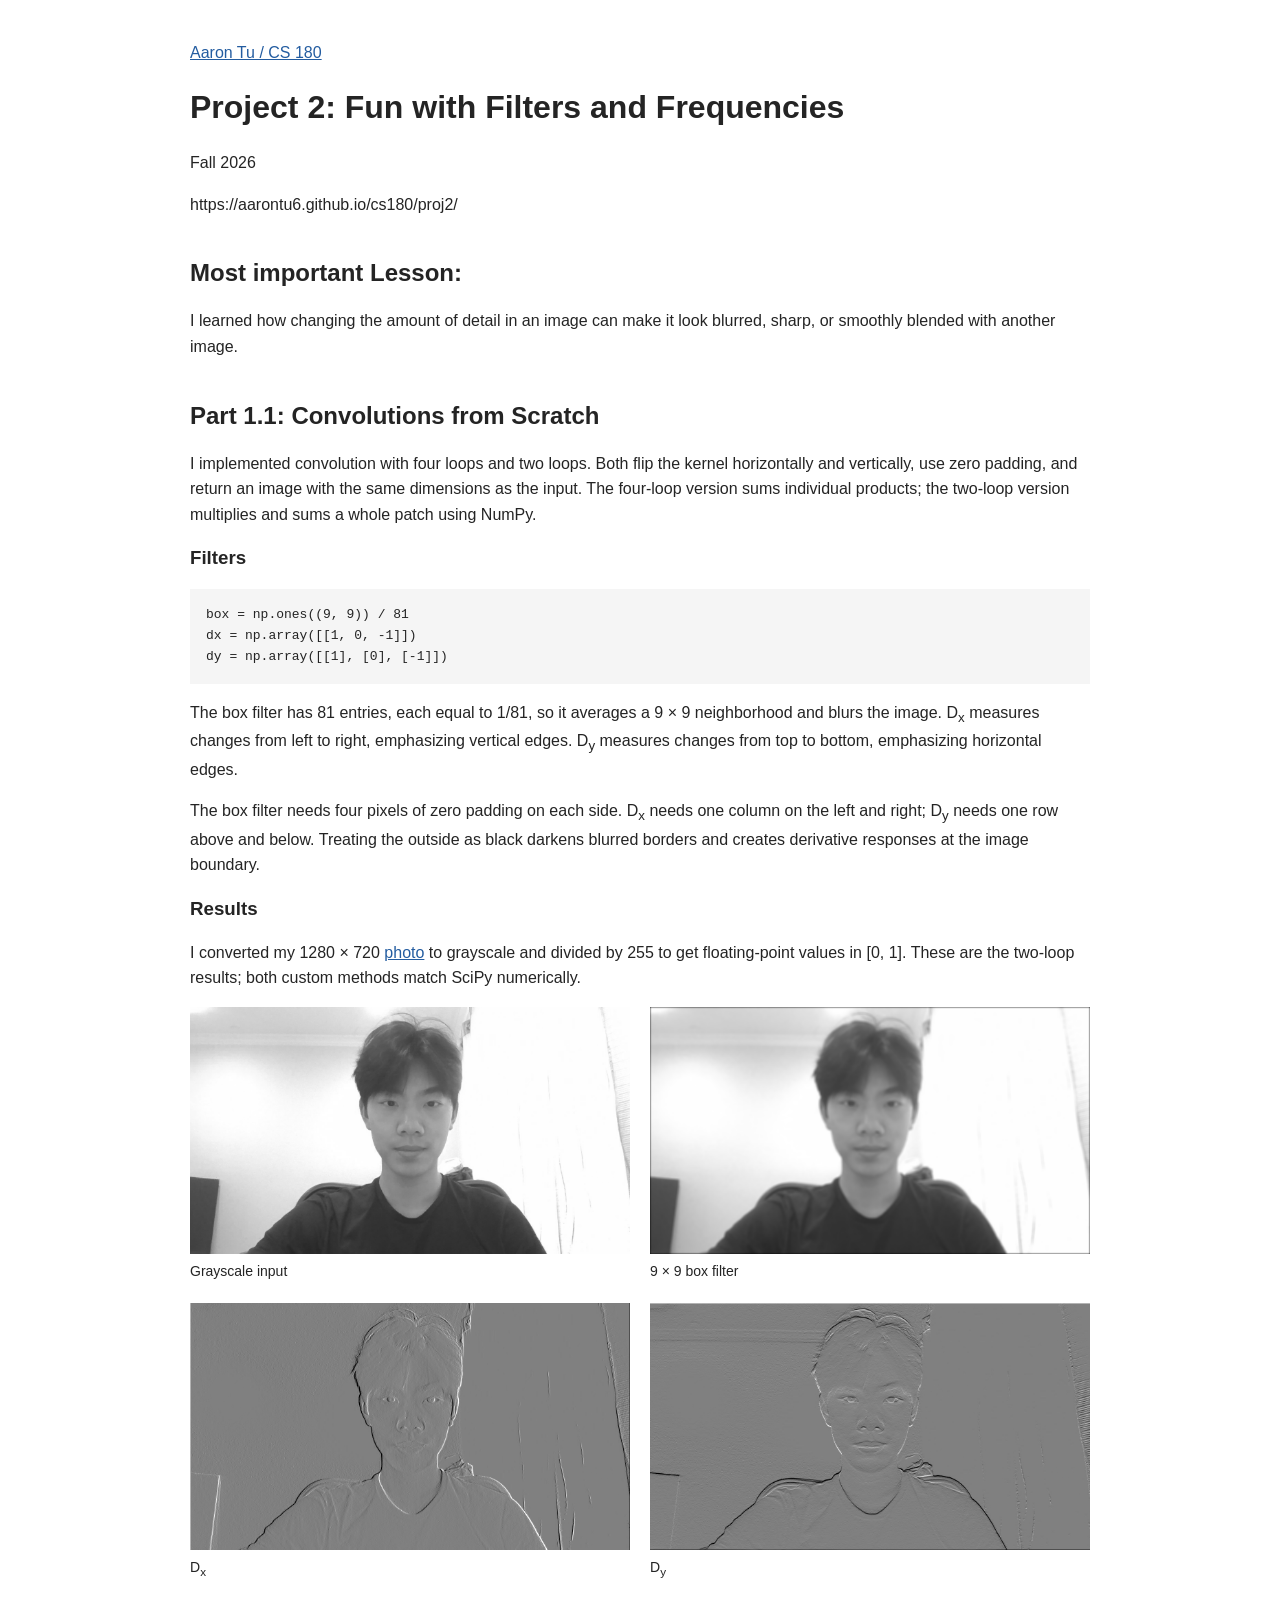
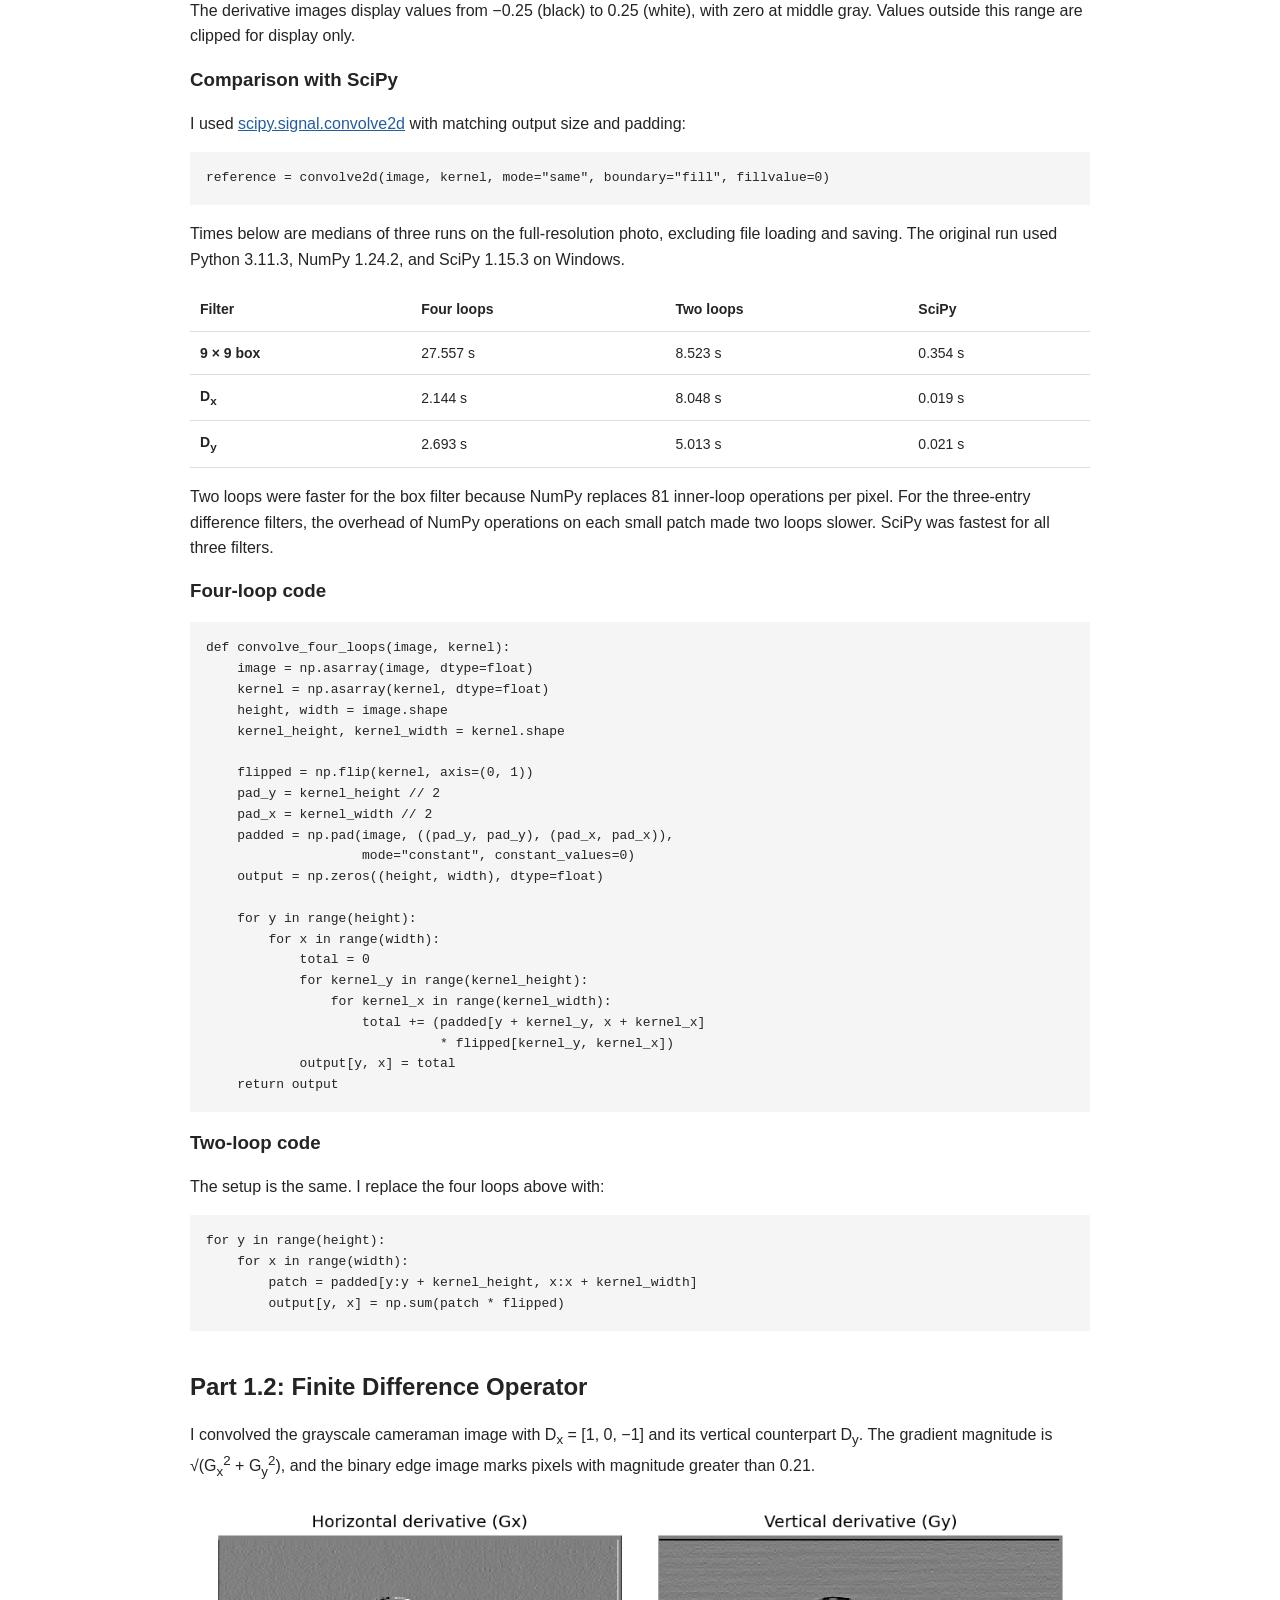
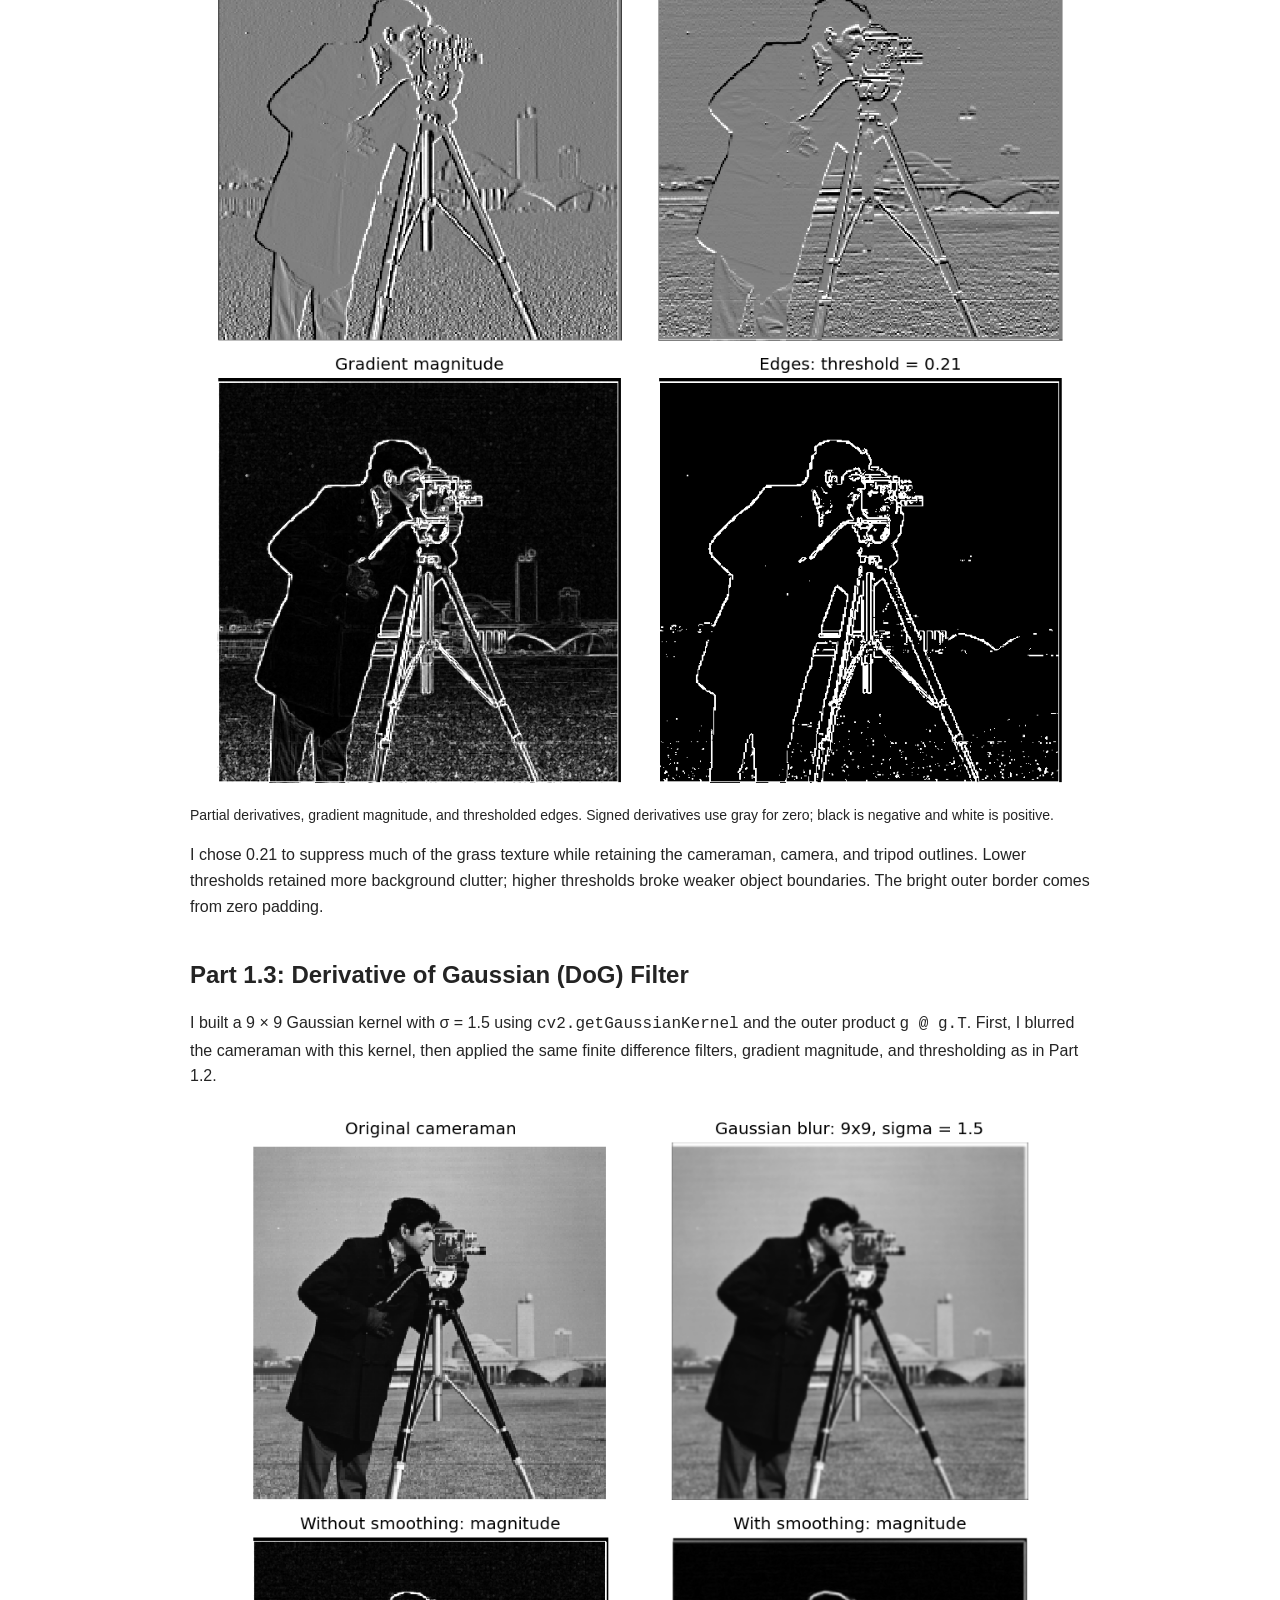
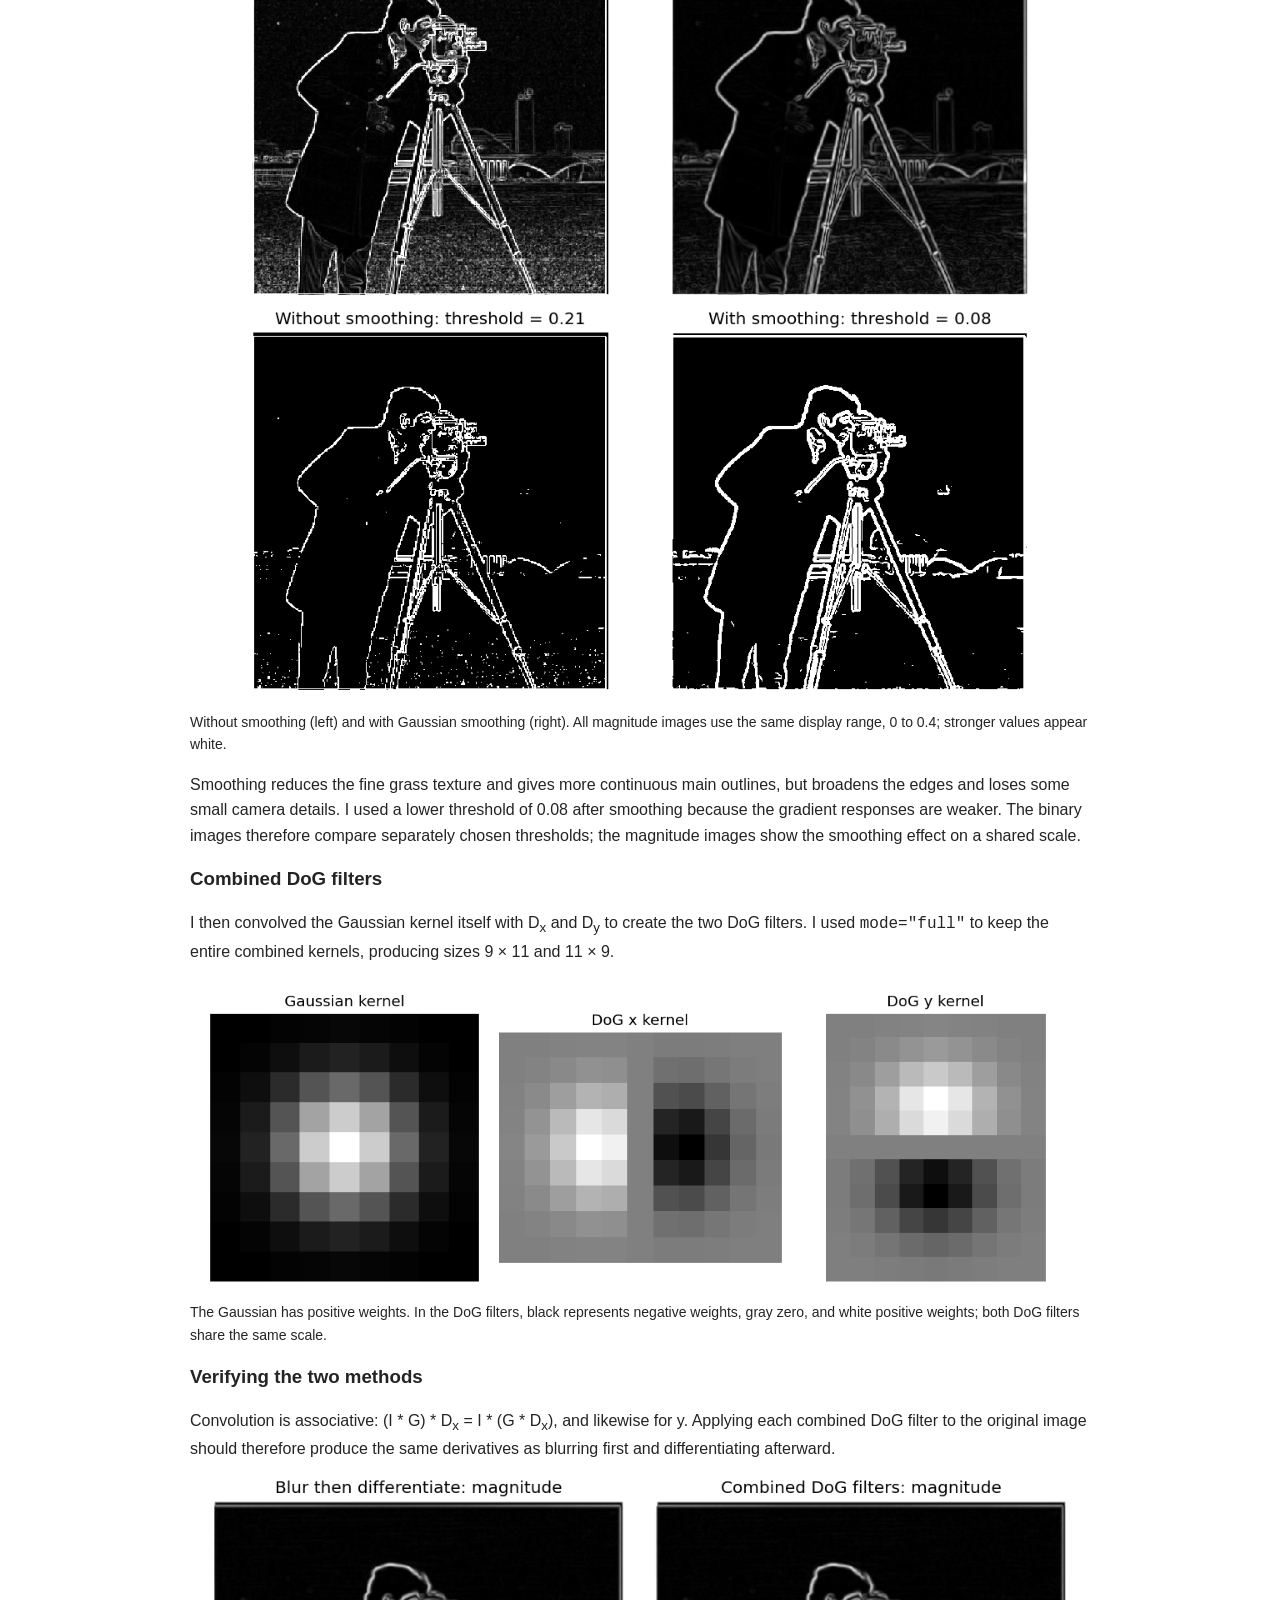
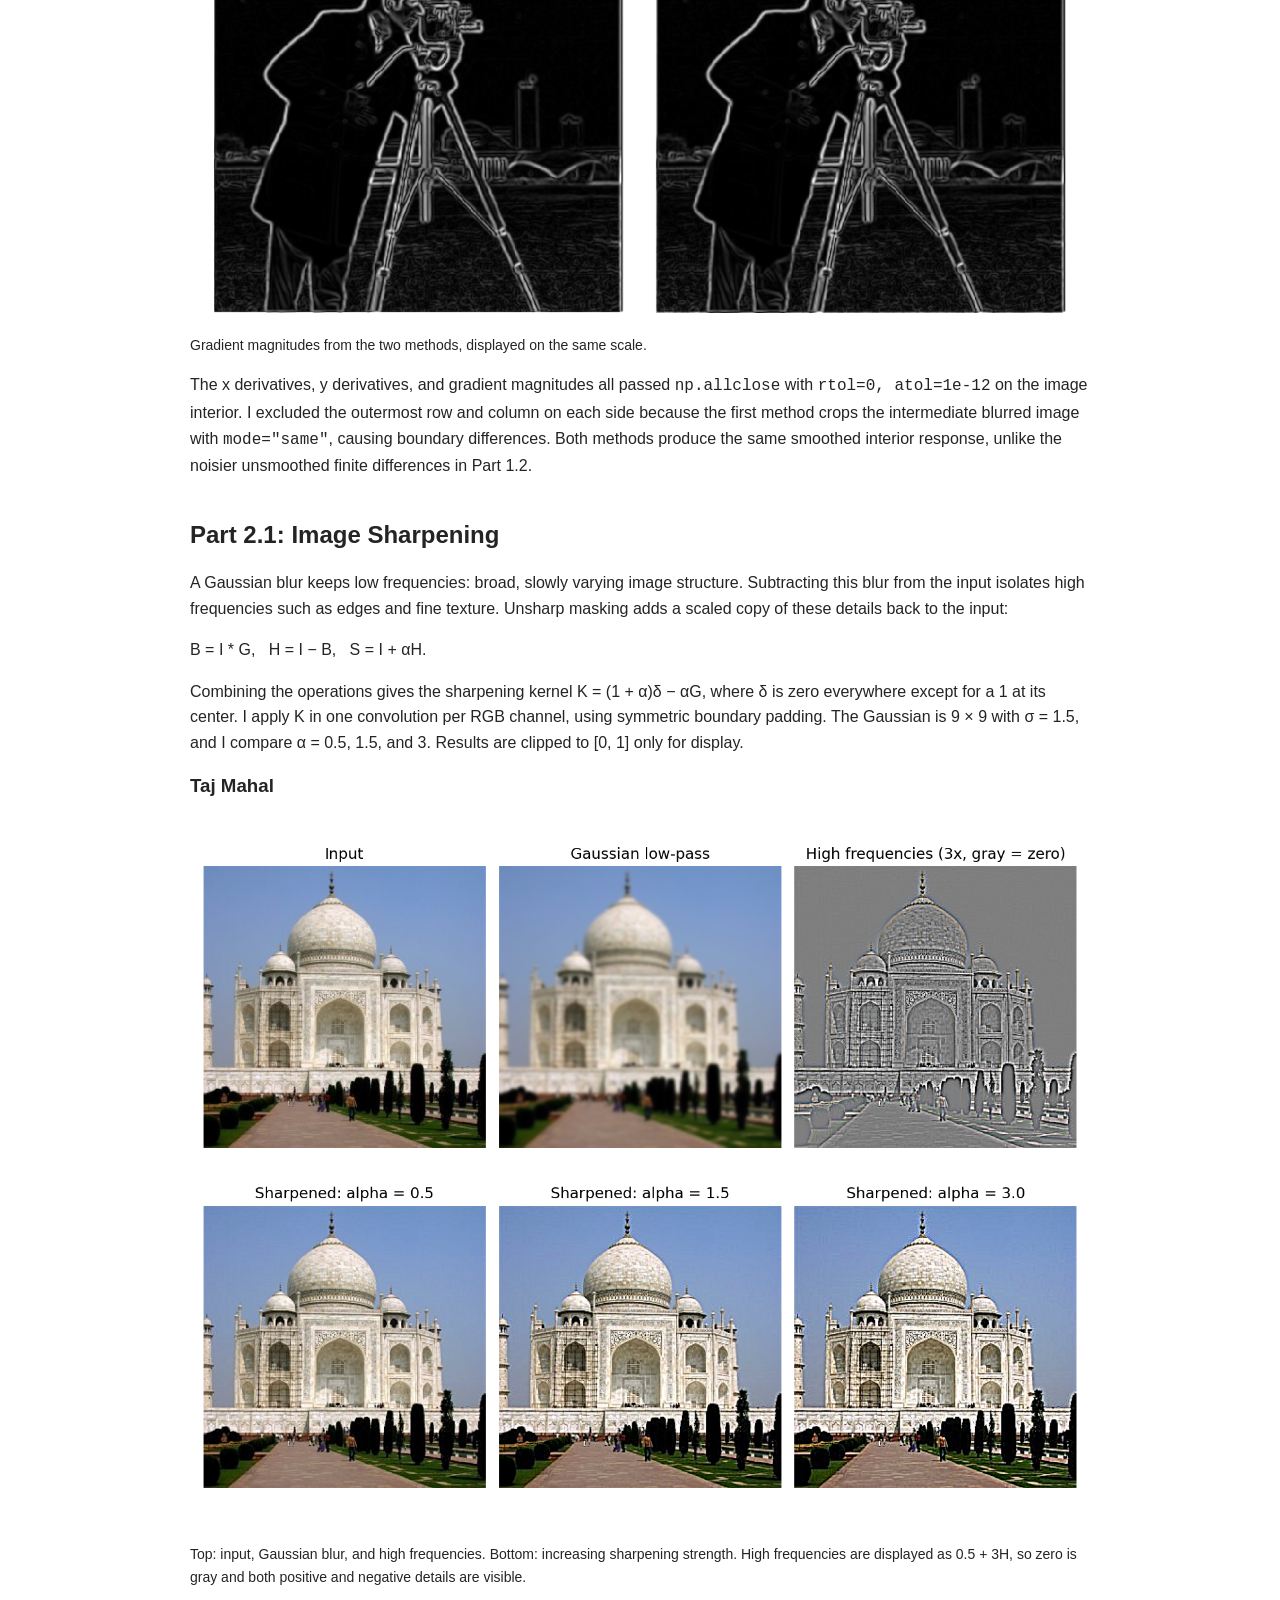
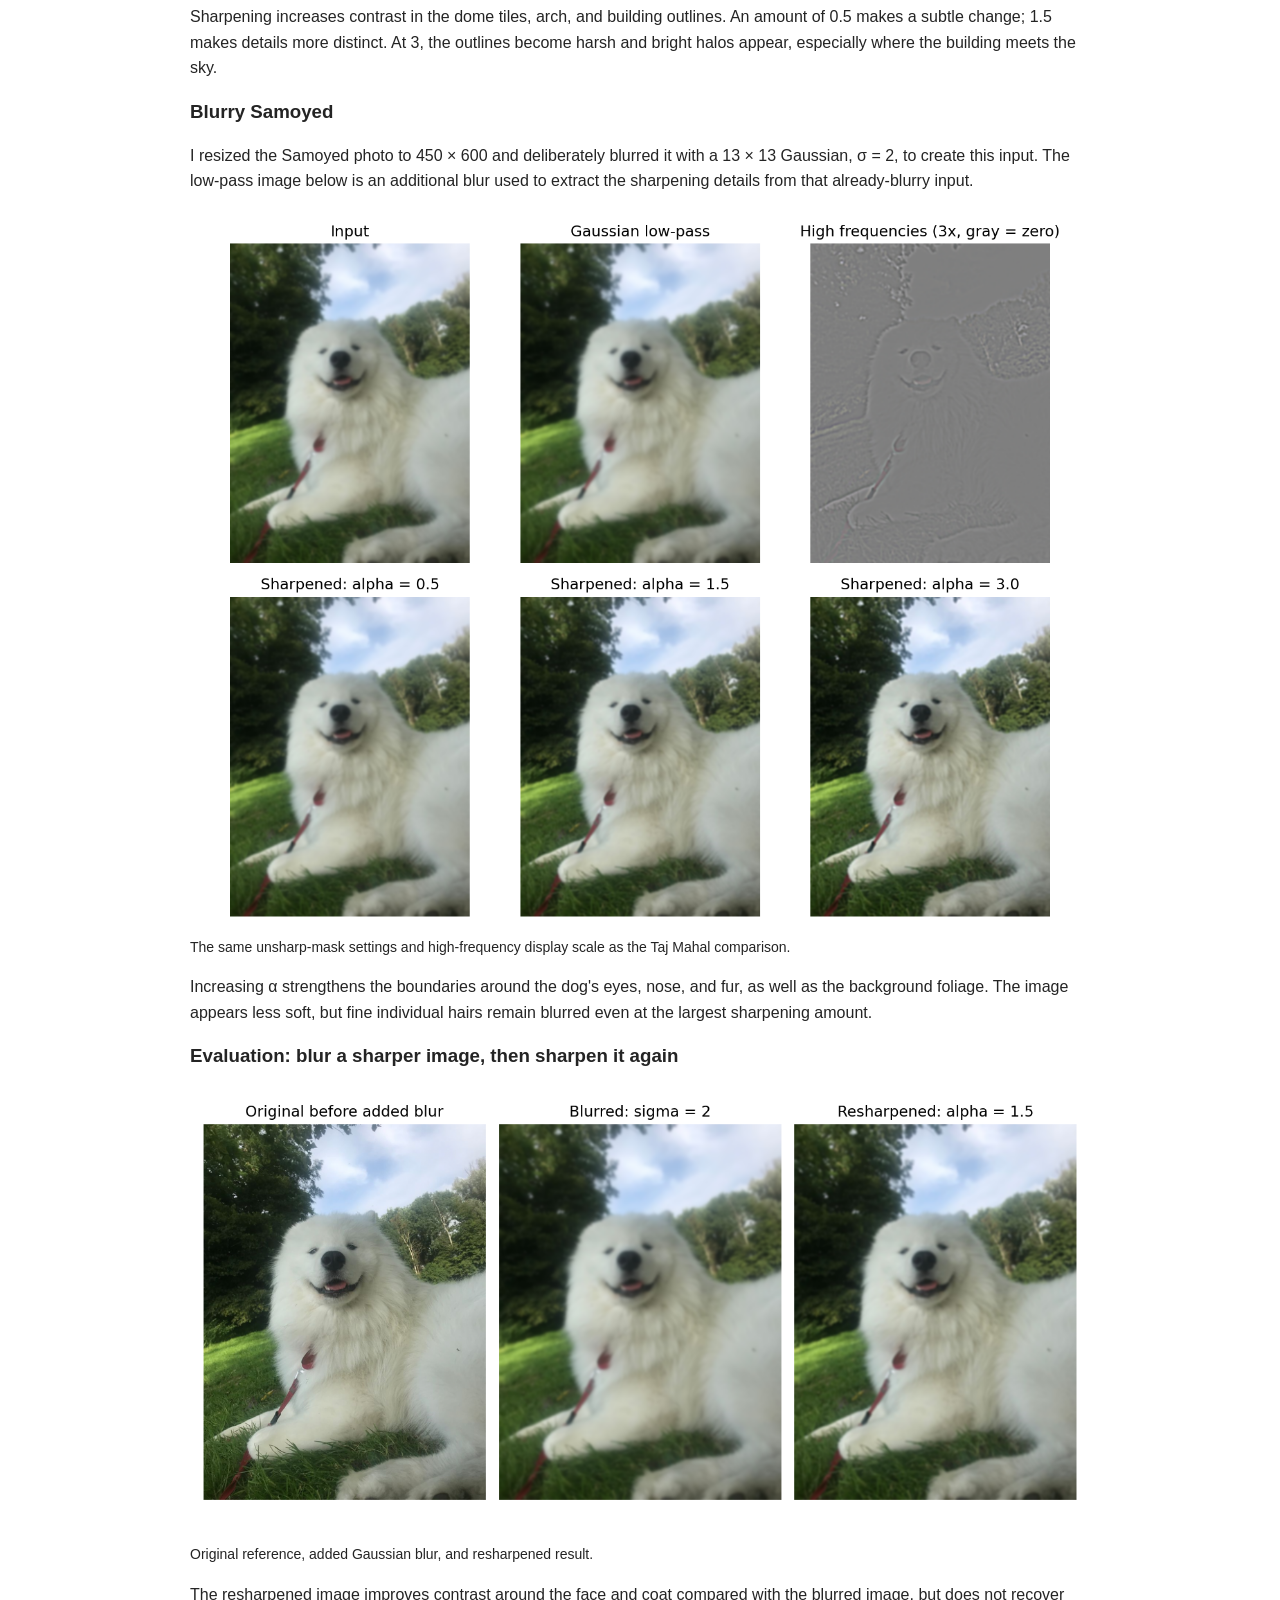
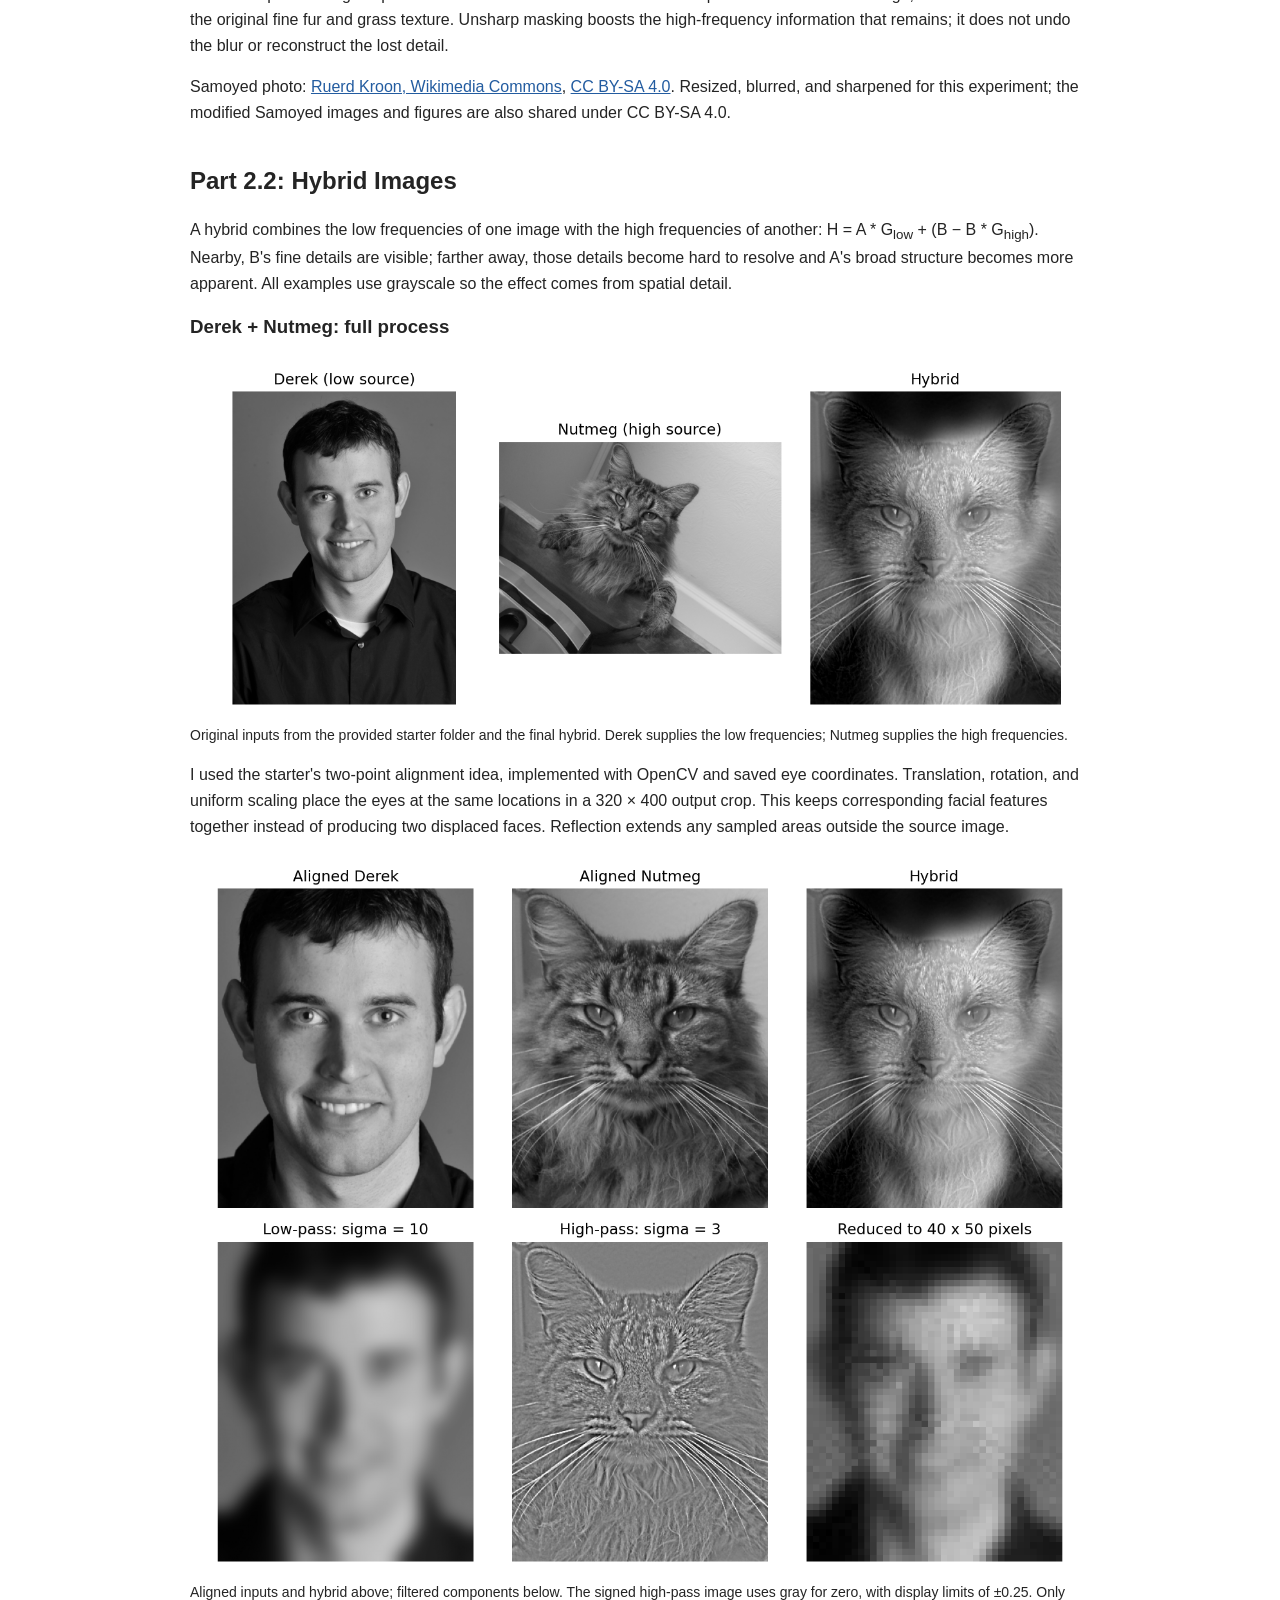
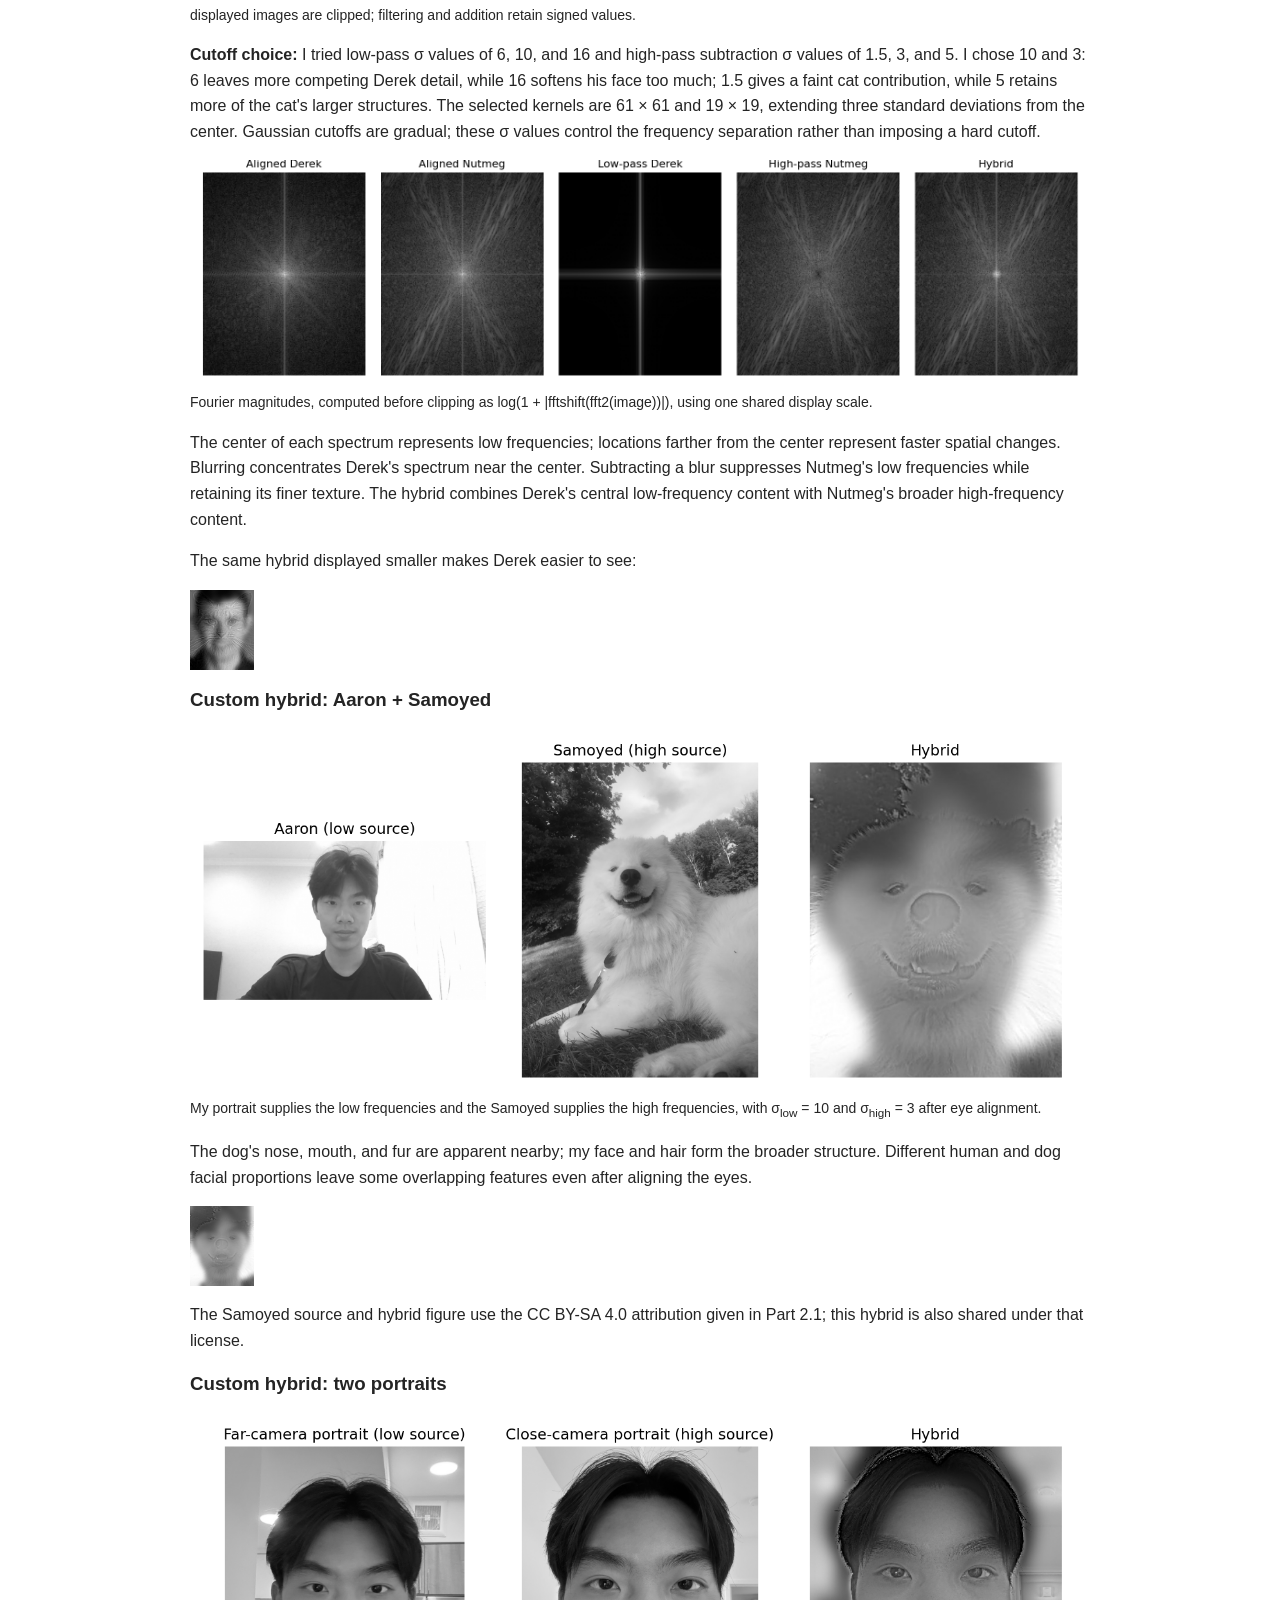
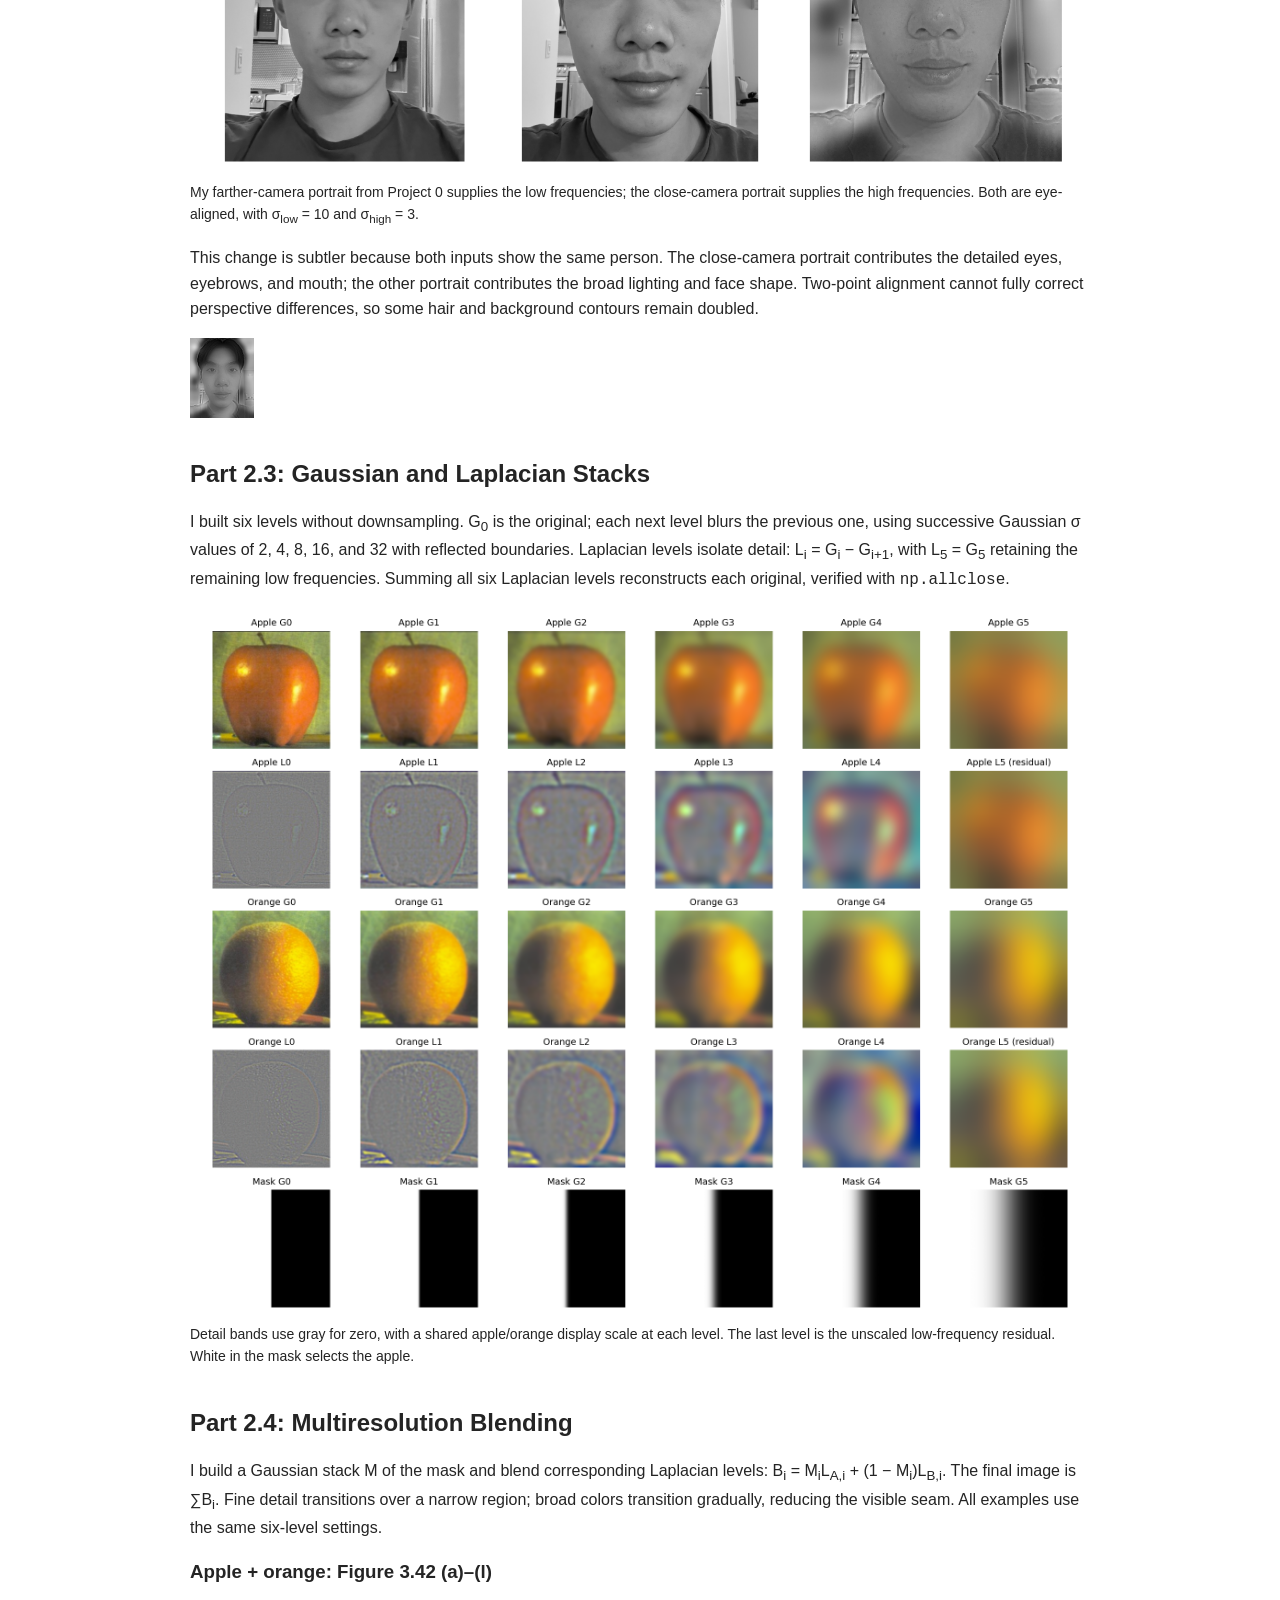
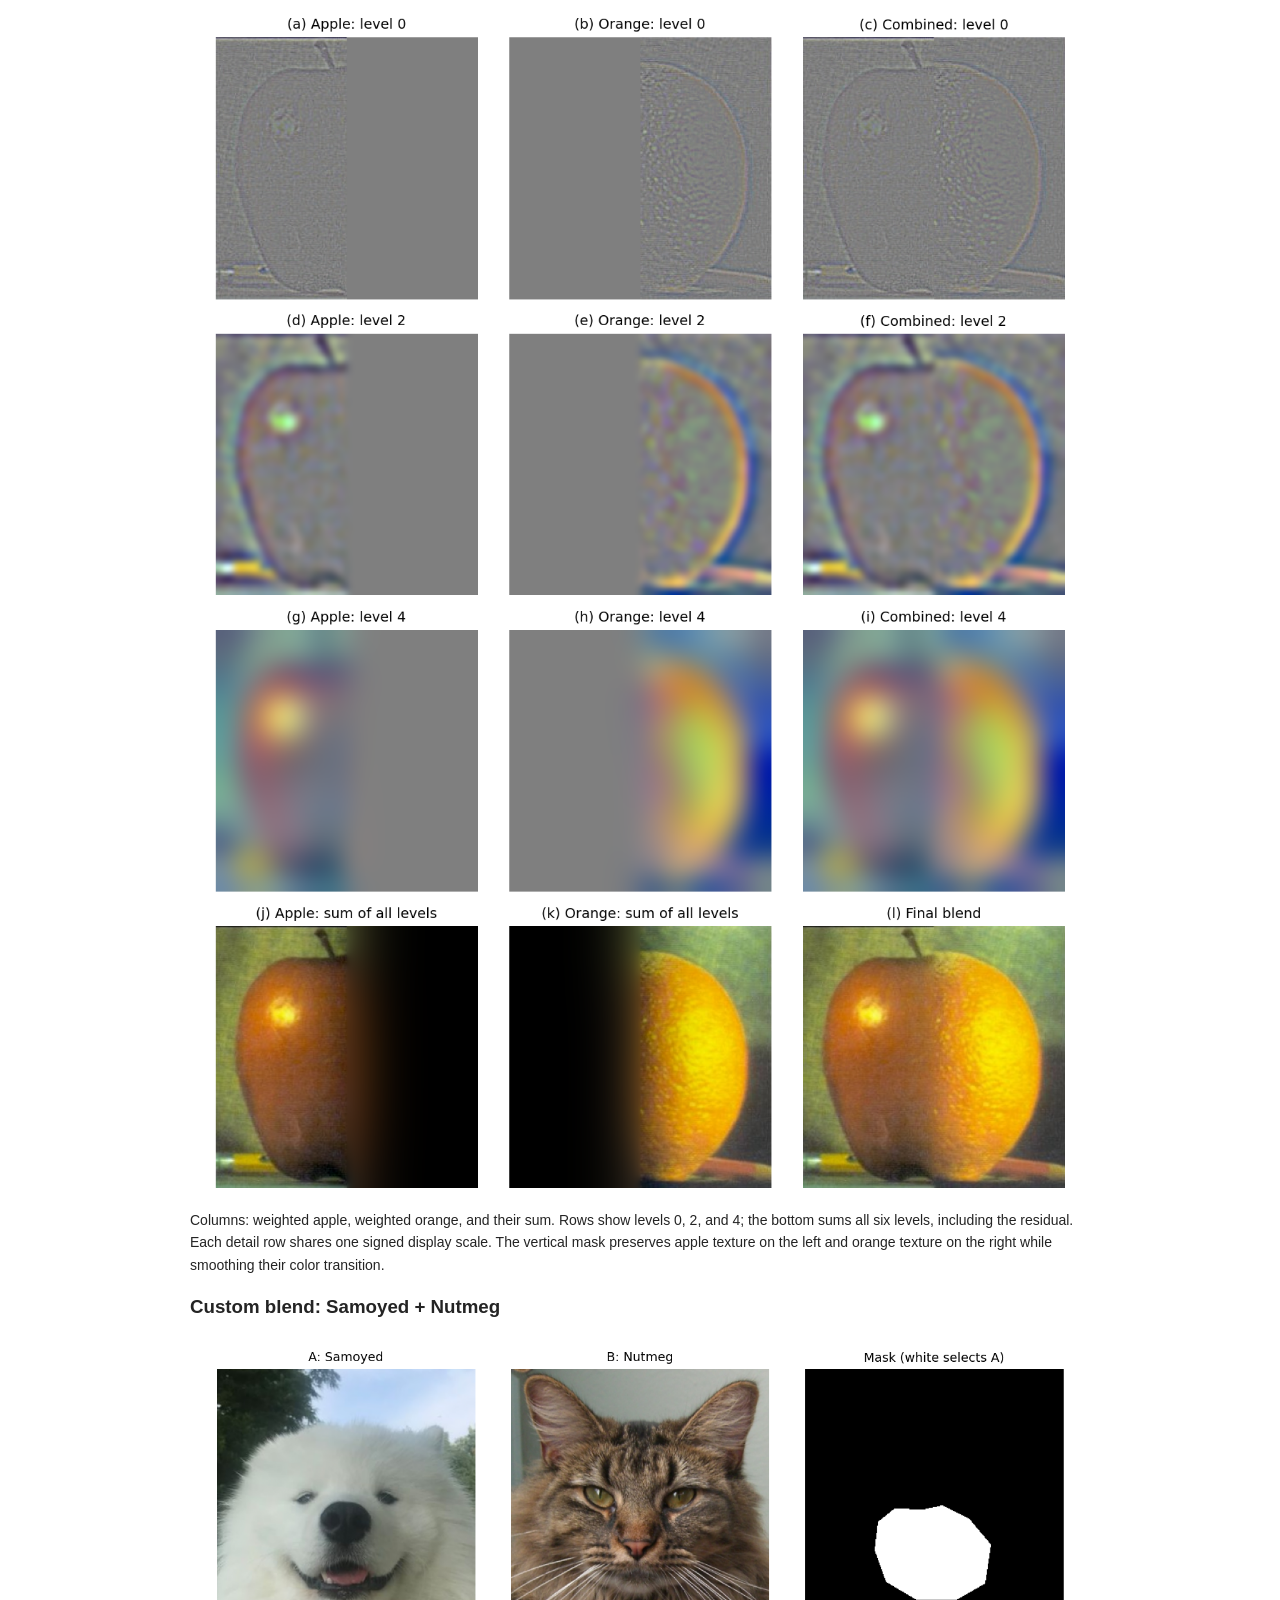
<file: proj2/index.html>
﻿<!DOCTYPE html>
<html lang="en">
<head>
  <meta charset="UTF-8">
  <meta name="viewport" content="width=device-width, initial-scale=1.0">
  <title>Project 2 | Aaron Tu</title>
  <style>
    body { max-width: 900px; margin: 40px auto; padding: 0 20px; font: 16px/1.6 Arial, sans-serif; color: #242424; }
    a { color: #235ca0; }
    h1, h2, h3 { line-height: 1.3; }
    h2 { margin-top: 40px; }
    .images { display: grid; grid-template-columns: 1fr 1fr; gap: 20px; }
    figure { margin: 0; min-width: 0; }
    img { width: 100%; height: auto; display: block; }
    figcaption { font-size: 14px; margin-top: 6px; }
    .hybrid-small { width: 64px; margin: 12px 0; }
    pre { background: #f5f5f5; padding: 16px; overflow-x: auto; font-size: 13px; }
    .table { overflow-x: auto; }
    table { border-collapse: collapse; width: 100%; font-size: 14px; }
    th, td { text-align: left; padding: 10px; border-bottom: 1px solid #ddd; }
    @media (max-width: 600px) { .images { grid-template-columns: 1fr; } }
  </style>
</head>
<body>
  <a href="../">Aaron Tu / CS 180</a>
  <h1>Project 2: Fun with Filters and Frequencies</h1>
  <p>Fall 2026</p>
  <p>https://aarontu6.github.io/cs180/proj2/</p>

  <h2> Most important Lesson: </h2>
  <p> I learned how changing the amount of detail in an image can make it look blurred, sharp, or smoothly blended with another image. </p>

  <h2>Part 1.1: Convolutions from Scratch</h2>
  <p>I implemented convolution with four loops and two loops. Both flip the kernel horizontally and vertically, use zero padding, and return an image with the same dimensions as the input. The four-loop version sums individual products; the two-loop version multiplies and sums a whole patch using NumPy.</p>

  <h3>Filters</h3>
  <pre><code>box = np.ones((9, 9)) / 81
dx = np.array([[1, 0, -1]])
dy = np.array([[1], [0], [-1]])</code></pre>
  <p>The box filter has 81 entries, each equal to 1/81, so it averages a 9 &times; 9 neighborhood and blurs the image. D<sub>x</sub> measures changes from left to right, emphasizing vertical edges. D<sub>y</sub> measures changes from top to bottom, emphasizing horizontal edges.</p>
  <p>The box filter needs four pixels of zero padding on each side. D<sub>x</sub> needs one column on the left and right; D<sub>y</sub> needs one row above and below. Treating the outside as black darkens blurred borders and creates derivative responses at the image boundary.</p>

  <h3>Results</h3>
  <p>I converted my 1280 &times; 720 <a href="inputs/self_portrait.jpg">photo</a> to grayscale and divided by 255 to get floating-point values in [0, 1]. These are the two-loop results; both custom methods match SciPy numerically.</p>
  <div class="images">
    <figure><img src="assets/grayscale.png" alt="Grayscale self-portrait" width="1280" height="720"><figcaption>Grayscale input</figcaption></figure>
    <figure><img src="assets/box_two.png" alt="Self-portrait blurred by a 9 by 9 box filter" width="1280" height="720"><figcaption>9 &times; 9 box filter</figcaption></figure>
    <figure><img src="assets/dx_two.png" alt="Horizontal brightness changes in the portrait" width="1280" height="720"><figcaption>D<sub>x</sub></figcaption></figure>
    <figure><img src="assets/dy_two.png" alt="Vertical brightness changes in the portrait" width="1280" height="720"><figcaption>D<sub>y</sub></figcaption></figure>
  </div>
  <p>The derivative images display values from &minus;0.25 (black) to 0.25 (white), with zero at middle gray. Values outside this range are clipped for display only.</p>

  <h3>Comparison with SciPy</h3>
  <p>I used <a href="https://docs.scipy.org/doc/scipy/reference/generated/scipy.signal.convolve2d.html">scipy.signal.convolve2d</a> with matching output size and padding:</p>
  <pre><code>reference = convolve2d(image, kernel, mode="same", boundary="fill", fillvalue=0)</code></pre>
  <p>Times below are medians of three runs on the full-resolution photo, excluding file loading and saving. The original run used Python 3.11.3, NumPy 1.24.2, and SciPy 1.15.3 on Windows.</p>
  <div class="table">
    <table>
      <thead><tr><th scope="col">Filter</th><th scope="col">Four loops</th><th scope="col">Two loops</th><th scope="col">SciPy</th></tr></thead>
      <tbody>
        <tr><th scope="row">9 &times; 9 box</th><td>27.557 s</td><td>8.523 s</td><td>0.354 s</td></tr>
        <tr><th scope="row">D<sub>x</sub></th><td>2.144 s</td><td>8.048 s</td><td>0.019 s</td></tr>
        <tr><th scope="row">D<sub>y</sub></th><td>2.693 s</td><td>5.013 s</td><td>0.021 s</td></tr>
      </tbody>
    </table>
  </div>
  <p>Two loops were faster for the box filter because NumPy replaces 81 inner-loop operations per pixel. For the three-entry difference filters, the overhead of NumPy operations on each small patch made two loops slower. SciPy was fastest for all three filters.</p>

  <h3>Four-loop code</h3>
  <pre><code>def convolve_four_loops(image, kernel):
    image = np.asarray(image, dtype=float)
    kernel = np.asarray(kernel, dtype=float)
    height, width = image.shape
    kernel_height, kernel_width = kernel.shape

    flipped = np.flip(kernel, axis=(0, 1))
    pad_y = kernel_height // 2
    pad_x = kernel_width // 2
    padded = np.pad(image, ((pad_y, pad_y), (pad_x, pad_x)),
                    mode="constant", constant_values=0)
    output = np.zeros((height, width), dtype=float)

    for y in range(height):
        for x in range(width):
            total = 0
            for kernel_y in range(kernel_height):
                for kernel_x in range(kernel_width):
                    total += (padded[y + kernel_y, x + kernel_x]
                              * flipped[kernel_y, kernel_x])
            output[y, x] = total
    return output</code></pre>

  <h3>Two-loop code</h3>
  <p>The setup is the same. I replace the four loops above with:</p>
  <pre><code>for y in range(height):
    for x in range(width):
        patch = padded[y:y + kernel_height, x:x + kernel_width]
        output[y, x] = np.sum(patch * flipped)</code></pre>
  <h2>Part 1.2: Finite Difference Operator</h2>
  <p>I convolved the grayscale cameraman image with D<sub>x</sub> = [1, 0, &minus;1] and its vertical counterpart D<sub>y</sub>. The gradient magnitude is &radic;(G<sub>x</sub><sup>2</sup> + G<sub>y</sub><sup>2</sup>), and the binary edge image marks pixels with magnitude greater than 0.21.</p>
  <figure>
    <a href="assets/part12_results.png"><img src="assets/part12_results.png" alt="Cameraman horizontal and vertical derivatives, gradient magnitude, and binary edges at threshold 0.21" width="1080" height="1080" loading="lazy"></a>
    <figcaption>Partial derivatives, gradient magnitude, and thresholded edges. Signed derivatives use gray for zero; black is negative and white is positive.</figcaption>
  </figure>
  <p>I chose 0.21 to suppress much of the grass texture while retaining the cameraman, camera, and tripod outlines. Lower thresholds retained more background clutter; higher thresholds broke weaker object boundaries. The bright outer border comes from zero padding.</p>

  <h2>Part 1.3: Derivative of Gaussian (DoG) Filter</h2>
  <p>I built a 9 &times; 9 Gaussian kernel with &sigma; = 1.5 using <code>cv2.getGaussianKernel</code> and the outer product <code>g @ g.T</code>. First, I blurred the cameraman with this kernel, then applied the same finite difference filters, gradient magnitude, and thresholding as in Part 1.2.</p>
  <figure>
    <a href="assets/part13_smoothing.png"><img src="assets/part13_smoothing.png" alt="Original and Gaussian-blurred cameraman, with gradient magnitudes and binary edges before and after smoothing" width="1080" height="1440" loading="lazy"></a>
    <figcaption>Without smoothing (left) and with Gaussian smoothing (right). All magnitude images use the same display range, 0 to 0.4; stronger values appear white.</figcaption>
  </figure>
  <p>Smoothing reduces the fine grass texture and gives more continuous main outlines, but broadens the edges and loses some small camera details. I used a lower threshold of 0.08 after smoothing because the gradient responses are weaker. The binary images therefore compare separately chosen thresholds; the magnitude images show the smoothing effect on a shared scale.</p>

  <h3>Combined DoG filters</h3>
  <p>I then convolved the Gaussian kernel itself with D<sub>x</sub> and D<sub>y</sub> to create the two DoG filters. I used <code>mode="full"</code> to keep the entire combined kernels, producing sizes 9 &times; 11 and 11 &times; 9.</p>
  <figure>
    <a href="assets/part13_filters.png"><img src="assets/part13_filters.png" alt="Gaussian kernel and the horizontal and vertical derivative-of-Gaussian kernels" width="1200" height="420" loading="lazy"></a>
    <figcaption>The Gaussian has positive weights. In the DoG filters, black represents negative weights, gray zero, and white positive weights; both DoG filters share the same scale.</figcaption>
  </figure>

  <h3>Verifying the two methods</h3>
  <p>Convolution is associative: (I * G) * D<sub>x</sub> = I * (G * D<sub>x</sub>), and likewise for y. Applying each combined DoG filter to the original image should therefore produce the same derivatives as blurring first and differentiating afterward.</p>
  <figure>
    <a href="assets/part13_comparison.png"><img src="assets/part13_comparison.png" alt="Matching gradient magnitudes from blur-then-differentiate and combined DoG filtering" width="1080" height="540" loading="lazy"></a>
    <figcaption>Gradient magnitudes from the two methods, displayed on the same scale.</figcaption>
  </figure>
  <p>The x derivatives, y derivatives, and gradient magnitudes all passed <code>np.allclose</code> with <code>rtol=0, atol=1e-12</code> on the image interior. I excluded the outermost row and column on each side because the first method crops the intermediate blurred image with <code>mode="same"</code>, causing boundary differences. Both methods produce the same smoothed interior response, unlike the noisier unsmoothed finite differences in Part 1.2.</p>
  <h2 id="part21">Part 2.1: Image Sharpening</h2>
  <p>A Gaussian blur keeps low frequencies: broad, slowly varying image structure. Subtracting this blur from the input isolates high frequencies such as edges and fine texture. Unsharp masking adds a scaled copy of these details back to the input:</p>
  <p>B = I * G, &nbsp; H = I &minus; B, &nbsp; S = I + &alpha;H.</p>
  <p>Combining the operations gives the sharpening kernel K = (1 + &alpha;)&delta; &minus; &alpha;G, where &delta; is zero everywhere except for a 1 at its center. I apply K in one convolution per RGB channel, using symmetric boundary padding. The Gaussian is 9 &times; 9 with &sigma; = 1.5, and I compare &alpha; = 0.5, 1.5, and 3. Results are clipped to [0, 1] only for display.</p>

  <h3>Taj Mahal</h3>
  <figure>
    <a href="assets/part21_taj.png"><img src="assets/part21_taj.png" alt="Taj Mahal input, Gaussian blur, high-frequency residual, and sharpening amounts 0.5, 1.5, and 3" width="1400" height="1120" loading="lazy"></a>
    <figcaption>Top: input, Gaussian blur, and high frequencies. Bottom: increasing sharpening strength. High frequencies are displayed as 0.5 + 3H, so zero is gray and both positive and negative details are visible.</figcaption>
  </figure>
  <p>Sharpening increases contrast in the dome tiles, arch, and building outlines. An amount of 0.5 makes a subtle change; 1.5 makes details more distinct. At 3, the outlines become harsh and bright halos appear, especially where the building meets the sky.</p>

  <h3>Blurry Samoyed</h3>
  <p>I resized the Samoyed photo to 450 &times; 600 and deliberately blurred it with a 13 &times; 13 Gaussian, &sigma; = 2, to create this input. The low-pass image below is an additional blur used to extract the sharpening details from that already-blurry input.</p>
  <figure>
    <a href="assets/part21_samoyed.png"><img src="assets/part21_samoyed.png" alt="Blurry Samoyed input, additional Gaussian blur, high-frequency residual, and three sharpening strengths" width="1400" height="1120" loading="lazy"></a>
    <figcaption>The same unsharp-mask settings and high-frequency display scale as the Taj Mahal comparison.</figcaption>
  </figure>
  <p>Increasing &alpha; strengthens the boundaries around the dog's eyes, nose, and fur, as well as the background foliage. The image appears less soft, but fine individual hairs remain blurred even at the largest sharpening amount.</p>

  <h3>Evaluation: blur a sharper image, then sharpen it again</h3>
  <figure>
    <a href="assets/part21_recovery.png"><img src="assets/part21_recovery.png" alt="Original Samoyed reference, deliberately blurred image, and result after sharpening with alpha 1.5" width="1400" height="700" loading="lazy"></a>
    <figcaption>Original reference, added Gaussian blur, and resharpened result.</figcaption>
  </figure>
  <p>The resharpened image improves contrast around the face and coat compared with the blurred image, but does not recover the original fine fur and grass texture. Unsharp masking boosts the high-frequency information that remains; it does not undo the blur or reconstruct the lost detail.</p>
  <p>Samoyed photo: <a href="https://commons.wikimedia.org/wiki/File:Samoyed_dog.jpg">Ruerd Kroon, Wikimedia Commons</a>, <a href="https://creativecommons.org/licenses/by-sa/4.0/">CC BY-SA 4.0</a>. Resized, blurred, and sharpened for this experiment; the modified Samoyed images and figures are also shared under CC BY-SA 4.0.</p>
  <h2 id="part22">Part 2.2: Hybrid Images</h2>
  <p>A hybrid combines the low frequencies of one image with the high frequencies of another: H = A * G<sub>low</sub> + (B &minus; B * G<sub>high</sub>). Nearby, B's fine details are visible; farther away, those details become hard to resolve and A's broad structure becomes more apparent. All examples use grayscale so the effect comes from spatial detail.</p>

  <h3>Derek + Nutmeg: full process</h3>
  <figure>
    <a href="assets/part22_derek_nutmeg_inputs.png"><img src="assets/part22_derek_nutmeg_inputs.png" alt="Original Derek and Nutmeg images and their final hybrid" width="1400" height="560" loading="lazy"></a>
    <figcaption>Original inputs from the provided starter folder and the final hybrid. Derek supplies the low frequencies; Nutmeg supplies the high frequencies.</figcaption>
  </figure>
  <p>I used the starter's two-point alignment idea, implemented with OpenCV and saved eye coordinates. Translation, rotation, and uniform scaling place the eyes at the same locations in a 320 &times; 400 output crop. This keeps corresponding facial features together instead of producing two displaced faces. Reflection extends any sampled areas outside the source image.</p>
  <figure>
    <a href="assets/part22_process.png"><img src="assets/part22_process.png" alt="Aligned Derek and Nutmeg, their filtered components, the hybrid, and a reduced-resolution preview" width="1400" height="1120" loading="lazy"></a>
    <figcaption>Aligned inputs and hybrid above; filtered components below. The signed high-pass image uses gray for zero, with display limits of &plusmn;0.25. Only displayed images are clipped; filtering and addition retain signed values.</figcaption>
  </figure>
  <p><strong>Cutoff choice:</strong> I tried low-pass &sigma; values of 6, 10, and 16 and high-pass subtraction &sigma; values of 1.5, 3, and 5. I chose 10 and 3: 6 leaves more competing Derek detail, while 16 softens his face too much; 1.5 gives a faint cat contribution, while 5 retains more of the cat's larger structures. The selected kernels are 61 &times; 61 and 19 &times; 19, extending three standard deviations from the center. Gaussian cutoffs are gradual; these &sigma; values control the frequency separation rather than imposing a hard cutoff.</p>
  <figure>
    <a href="assets/part22_fourier.png"><img src="assets/part22_fourier.png" alt="Log Fourier magnitudes of the two aligned inputs, low-pass Derek, high-pass Nutmeg, and the hybrid" width="1960" height="490" loading="lazy"></a>
    <figcaption>Fourier magnitudes, computed before clipping as log(1 + |fftshift(fft2(image))|), using one shared display scale.</figcaption>
  </figure>
  <p>The center of each spectrum represents low frequencies; locations farther from the center represent faster spatial changes. Blurring concentrates Derek's spectrum near the center. Subtracting a blur suppresses Nutmeg's low frequencies while retaining its finer texture. The hybrid combines Derek's central low-frequency content with Nutmeg's broader high-frequency content.</p>
  <p>The same hybrid displayed smaller makes Derek easier to see:</p>
  <img class="hybrid-small" src="assets/part22_derek_nutmeg.png" alt="Derek and Nutmeg hybrid at a smaller viewing size" width="320" height="400" loading="lazy">

  <h3>Custom hybrid: Aaron + Samoyed</h3>
  <figure>
    <a href="assets/part22_aaron_samoyed_inputs.png"><img src="assets/part22_aaron_samoyed_inputs.png" alt="Original Aaron and Samoyed photographs and their aligned hybrid" width="1400" height="560" loading="lazy"></a>
    <figcaption>My portrait supplies the low frequencies and the Samoyed supplies the high frequencies, with &sigma;<sub>low</sub> = 10 and &sigma;<sub>high</sub> = 3 after eye alignment.</figcaption>
  </figure>
  <p>The dog's nose, mouth, and fur are apparent nearby; my face and hair form the broader structure. Different human and dog facial proportions leave some overlapping features even after aligning the eyes.</p>
  <img class="hybrid-small" src="assets/part22_aaron_samoyed.png" alt="Aaron and Samoyed hybrid at a smaller viewing size" width="320" height="400" loading="lazy">
  <p>The Samoyed source and hybrid figure use the CC BY-SA 4.0 attribution given in Part 2.1; this hybrid is also shared under that license.</p>

  <h3>Custom hybrid: two portraits</h3>
  <figure>
    <a href="assets/part22_portraits_inputs.png"><img src="assets/part22_portraits_inputs.png" alt="Two original portraits from Project 0 and their hybrid" width="1400" height="560" loading="lazy"></a>
    <figcaption>My farther-camera portrait from Project 0 supplies the low frequencies; the close-camera portrait supplies the high frequencies. Both are eye-aligned, with &sigma;<sub>low</sub> = 10 and &sigma;<sub>high</sub> = 3.</figcaption>
  </figure>
  <p>This change is subtler because both inputs show the same person. The close-camera portrait contributes the detailed eyes, eyebrows, and mouth; the other portrait contributes the broad lighting and face shape. Two-point alignment cannot fully correct perspective differences, so some hair and background contours remain doubled.</p>
  <img class="hybrid-small" src="assets/part22_portraits.png" alt="Two-portrait hybrid at a smaller viewing size" width="320" height="400" loading="lazy">
  <h2 id="part23">Part 2.3: Gaussian and Laplacian Stacks</h2>
  <p>I built six levels without downsampling. G<sub>0</sub> is the original; each next level blurs the previous one, using successive Gaussian &sigma; values of 2, 4, 8, 16, and 32 with reflected boundaries. Laplacian levels isolate detail: L<sub>i</sub> = G<sub>i</sub> &minus; G<sub>i+1</sub>, with L<sub>5</sub> = G<sub>5</sub> retaining the remaining low frequencies. Summing all six Laplacian levels reconstructs each original, verified with <code>np.allclose</code>.</p>
  <figure>
    <a href="assets/part23_stacks.png"><img src="assets/part23_stacks.png" alt="Six full-resolution Gaussian and Laplacian levels for the apple and orange, plus the Gaussian mask stack" width="1960" height="1540" loading="lazy"></a>
    <figcaption>Detail bands use gray for zero, with a shared apple/orange display scale at each level. The last level is the unscaled low-frequency residual. White in the mask selects the apple.</figcaption>
  </figure>

  <h2 id="part24">Part 2.4: Multiresolution Blending</h2>
  <p>I build a Gaussian stack M of the mask and blend corresponding Laplacian levels: B<sub>i</sub> = M<sub>i</sub>L<sub>A,i</sub> + (1 &minus; M<sub>i</sub>)L<sub>B,i</sub>. The final image is &sum;B<sub>i</sub>. Fine detail transitions over a narrow region; broad colors transition gradually, reducing the visible seam. All examples use the same six-level settings.</p>
  <h3>Apple + orange: Figure 3.42 (a)&ndash;(l)</h3>
  <figure>
    <a href="assets/part23_oraple_process.png"><img src="assets/part23_oraple_process.png" alt="Twelve-panel apple and orange blend: masked Laplacian bands at levels 0, 2, and 4, followed by reconstructed contributions and the final oraple" width="1260" height="1680" loading="lazy"></a>
    <figcaption>Columns: weighted apple, weighted orange, and their sum. Rows show levels 0, 2, and 4; the bottom sums all six levels, including the residual. Each detail row shares one signed display scale. The vertical mask preserves apple texture on the left and orange texture on the right while smoothing their color transition.</figcaption>
  </figure>

  <h3>Custom blend: Samoyed + Nutmeg</h3>
  <figure>
    <a href="assets/part24_dog_cat.png"><img src="assets/part24_dog_cat.png" alt="Aligned Samoyed and Nutmeg, irregular muzzle mask, masked inputs, and final dog-cat blend" width="1400" height="1120" loading="lazy"></a>
    <figcaption>An irregular polygon selects the dog's muzzle after eye alignment. Blending softens its boundary while keeping the cat's eyes and ears; the different fur colors remain noticeable.</figcaption>
  </figure>
  <figure>
    <a href="assets/part24_dog_cat_process.png"><img src="assets/part24_dog_cat_process.png" alt="Favorite custom blend breakdown showing masked dog and cat Laplacian bands, their sums, and reconstructed contributions" width="1260" height="1680" loading="lazy"></a>
    <figcaption>Favorite-result breakdown: the same levels, weighting, and display convention as the oraple. The mask spreads farther at coarser scales. Samoyed attribution is given in Part 2.1; these modified figures are also shared under CC BY-SA 4.0.</figcaption>
  </figure>

  <h3>Custom blend: two portraits</h3>
  <figure>
    <a href="assets/part24_portraits.png"><img src="assets/part24_portraits.png" alt="Eye-aligned close and far portraits, irregular face mask, masked inputs, and final blended portrait" width="1400" height="1120" loading="lazy"></a>
    <figcaption>An irregular face mask inserts my close-camera face into my farther-camera portrait from Project 0. The transition is smooth, though eye alignment cannot remove the difference in perspective.</figcaption>
  </figure>
</body>
</html>
</file>
<file: proj1/style.css>
* { box-sizing: border-box; }
body { margin: 0; color: #242424; background: #fff; font: 16px/1.65 -apple-system, BlinkMacSystemFont, "Segoe UI", sans-serif; }
main { max-width: 1040px; margin: 0 auto; padding: 45px 28px; }
a { color: #235ca0; text-underline-offset: 3px; }
a:hover { text-decoration-thickness: 2px; }
h1 { font-size: clamp(28px, 4vw, 38px); line-height: 1.2; margin: 20px 0 8px; font-weight: 650; }
h2 { font-size: 25px; margin: 0 0 20px; line-height: 1.3; }
h3 { font-size: 16px; margin: 0 0 5px; font-weight: 600; }
p { margin: 0 0 16px; }
header { margin-bottom: 40px; }
header > p, .small, footer { color: #626262; font-size: 14px; }
section { margin: 0 0 50px; }
#method > p, #method > ul, #discussion > p { max-width: 850px; }
.metrics { padding-left: 20px; }
.metrics li { margin-bottom: 10px; }
.view-controls { display: none; gap: 6px; flex-wrap: wrap; margin: 15px 0 25px; }
.js-ready .view-controls { display: flex; }
.view-controls button { font: inherit; font-size: 14px; border: 1px solid #ccc; background: #fff; color: #333; padding: 6px 16px; border-radius: 4px; cursor: pointer; }
.view-controls button[aria-pressed="true"] { color: #fff; background: #333; border-color: #333; }
.gallery { display: grid; grid-template-columns: repeat(2, minmax(0, 1fr)); gap: 32px 25px; }
.small-gallery { grid-template-columns: repeat(3, minmax(0, 1fr)); }
.result-card { margin: 0; min-width: 0; }
.result-link { display: block; }
img { display: block; max-width: 100%; height: auto; }
.result-image { width: 100%; }
.card-body { padding-top: 10px; }
.result-offsets { font-size: 12px; color: #5c5c5c; margin: 0; font-variant-numeric: tabular-nums; }
.sources { font-size: 14px; padding-left: 20px; margin-top: 25px; }
.sources li { margin-bottom: 8px; }
.comparison { display: grid; grid-template-columns: 1fr 1fr; gap: 20px; margin: 25px 0; max-width: 750px; }
.comparison figure { margin: 0; }
.comparison img { width: 100%; }
figcaption { margin-top: 8px; font-size: 13px; color: #5c5c5c; }
details { border-top: 1px solid #ddd; padding-top: 14px; margin-top: 20px; }
summary { cursor: pointer; font-size: 14px; }
.table-scroll { overflow-x: auto; margin: 20px 0; }
table { border-collapse: collapse; width: 100%; white-space: nowrap; font-size: 13px; font-variant-numeric: tabular-nums; }
caption { text-align: left; padding-bottom: 12px; white-space: normal; }
th, td { padding: 10px 12px; text-align: left; border-bottom: 1px solid #ddd; }
thead th { background: #f5f5f5; }
tbody th { font-weight: normal; }
footer { border-top: 1px solid #ddd; padding-top: 25px; }
footer p { margin-bottom: 8px; }
:focus-visible { outline: 3px solid #235ca0; outline-offset: 4px; }
.skip-link { position: absolute; top: -60px; left: 15px; background: #fff; padding: 10px; }
.skip-link:focus { top: 10px; }
@media (max-width: 650px) {
  main { padding: 28px 18px; }
  .gallery, .small-gallery { grid-template-columns: 1fr; }
  section { margin-bottom: 38px; }
  .comparison { gap: 10px; }
}
</file>
